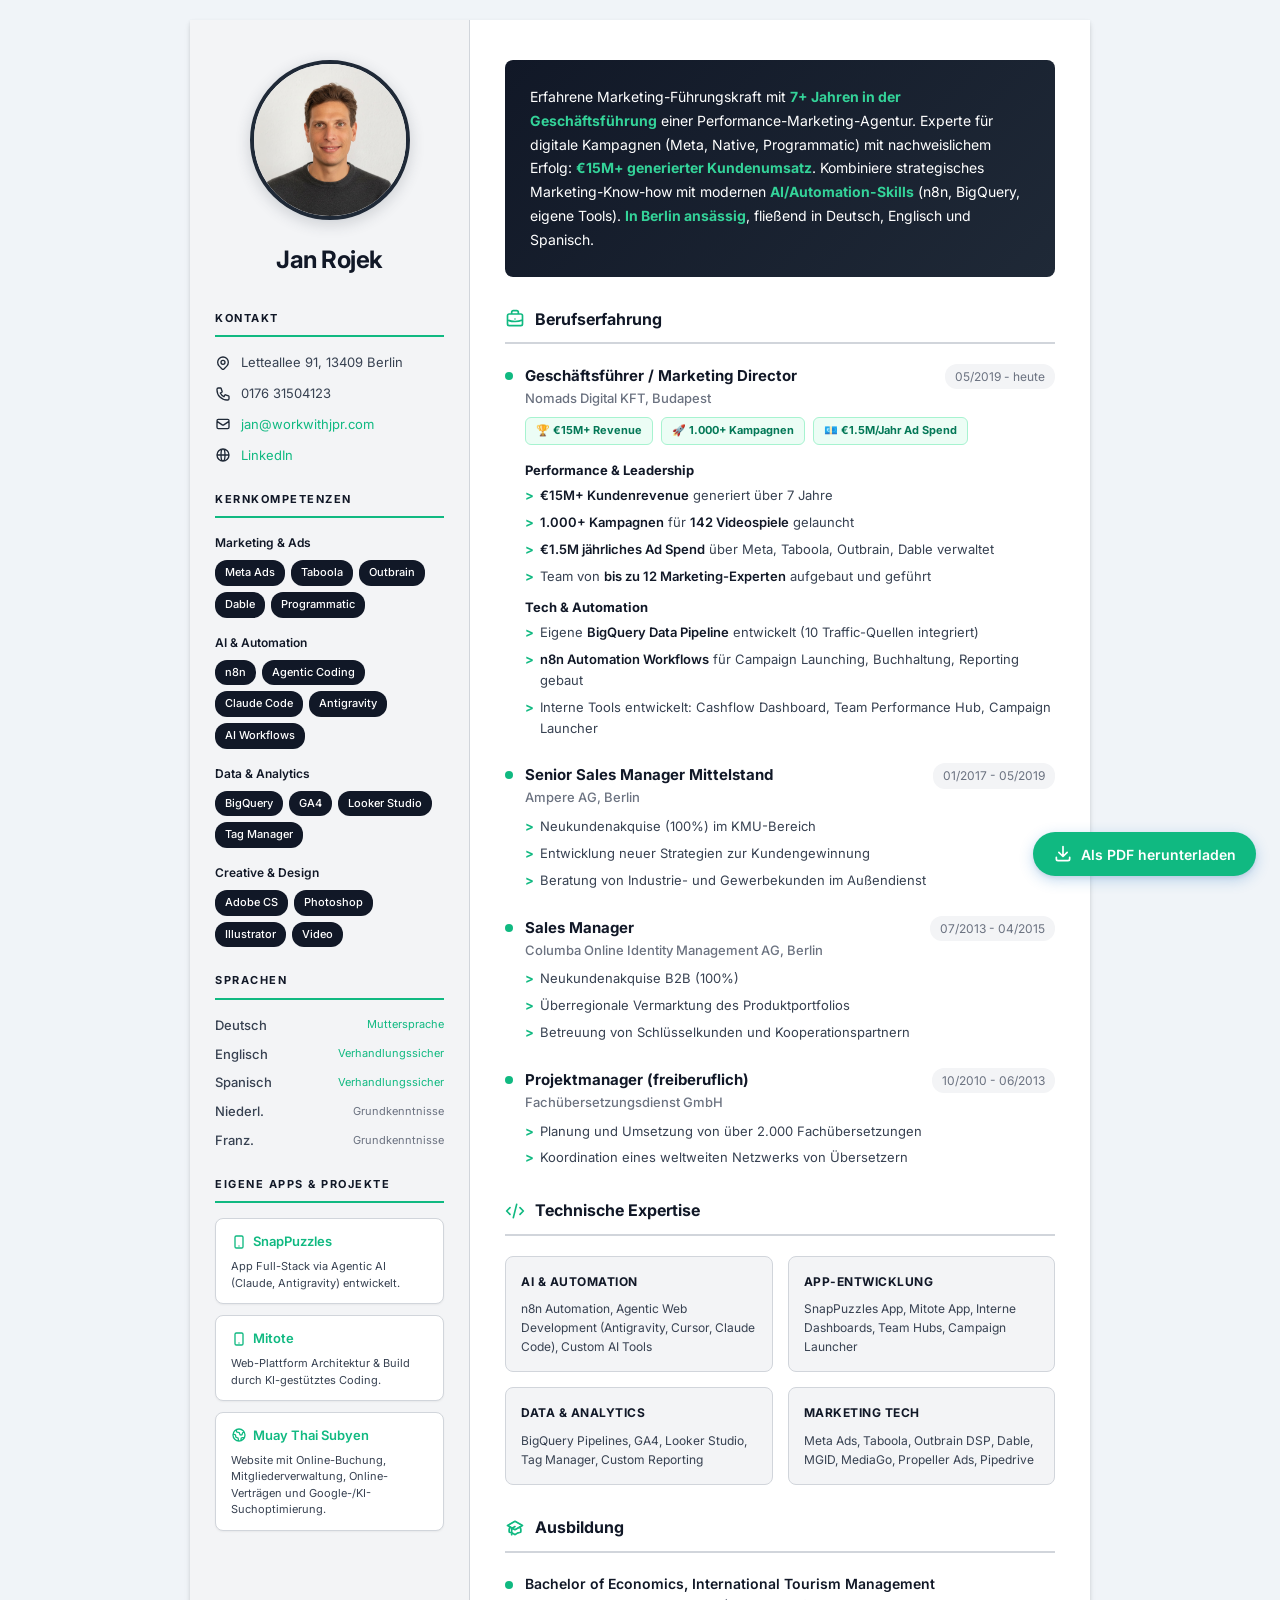
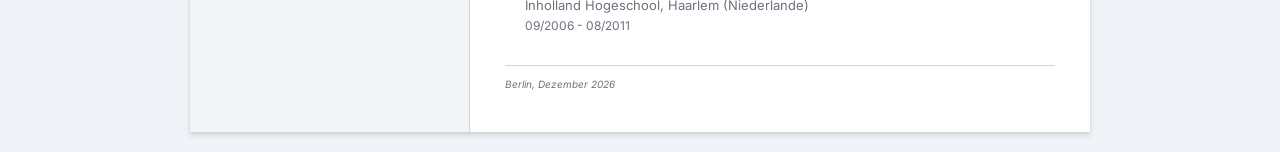
<file: index.html>
<!DOCTYPE html>
<html lang="de">
<head>
  <meta charset="UTF-8">
  <meta http-equiv="refresh" content="0; url=/index-de.html">
  <link rel="canonical" href="/index-de.html">
  <title>Lebenslauf - Jan Rojek</title>
</head>
<body>
  <p>Weiterleitung zum Lebenslauf… <a href="/index-de.html">Hier klicken falls nicht automatisch weitergeleitet</a></p>
</body>
</html>
</file>
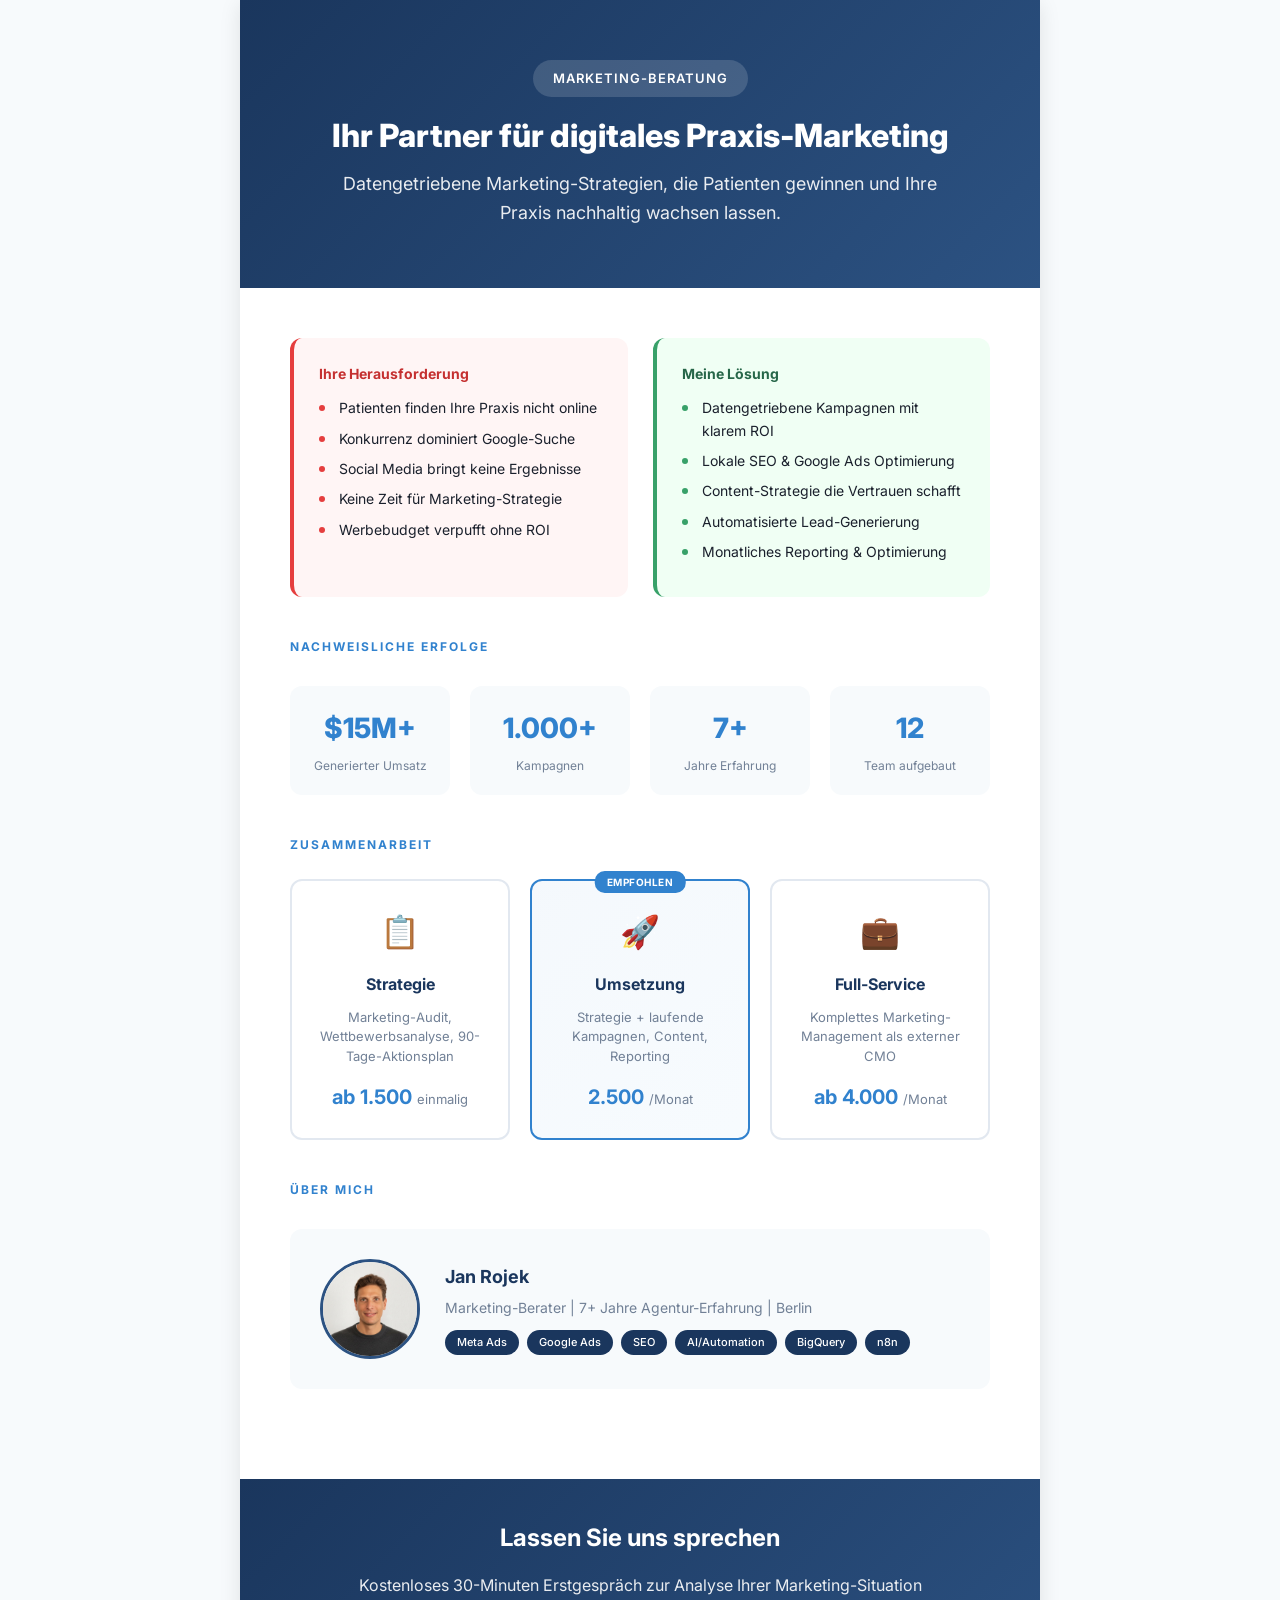
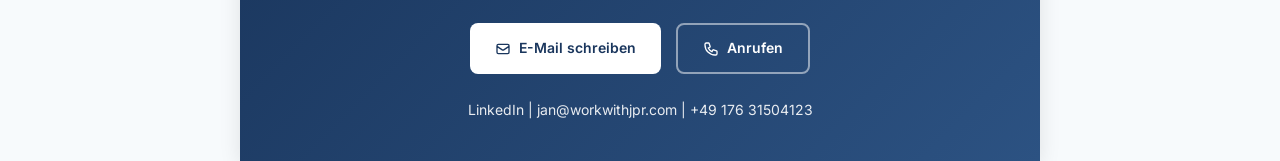
<file: consultant-pitch-de.html>
<!DOCTYPE html>
<html lang="de">
<head>
  <meta charset="UTF-8">
  <meta name="viewport" content="width=device-width, initial-scale=1.0">
  <title>Marketing-Beratung - Jan Rojek</title>
  <link rel="preconnect" href="https://fonts.googleapis.com">
  <link rel="preconnect" href="https://fonts.gstatic.com" crossorigin>
  <link href="https://fonts.googleapis.com/css2?family=Inter:wght@400;500;600;700;800&display=swap" rel="stylesheet">
  <style>
    :root {
      --primary: #1a365d;
      --primary-light: #2c5282;
      --accent: #3182ce;
      --accent-light: #63b3ed;
      --text: #1a202c;
      --text-light: #718096;
      --bg: #ffffff;
      --bg-light: #f7fafc;
      --border: #e2e8f0;
      --success: #38a169;
    }

    * {
      margin: 0;
      padding: 0;
      box-sizing: border-box;
    }

    body {
      font-family: 'Inter', -apple-system, BlinkMacSystemFont, 'Segoe UI', Roboto, sans-serif;
      font-size: 16px;
      line-height: 1.6;
      color: var(--text);
      background: var(--bg-light);
    }

    .container {
      max-width: 800px;
      margin: 0 auto;
      background: var(--bg);
      box-shadow: 0 4px 20px rgba(0, 0, 0, 0.1);
    }

    /* Hero Section */
    .hero {
      background: linear-gradient(135deg, var(--primary) 0%, var(--primary-light) 100%);
      color: white;
      padding: 60px 50px;
      text-align: center;
    }

    .hero-badge {
      display: inline-block;
      background: rgba(255, 255, 255, 0.15);
      padding: 8px 20px;
      border-radius: 20px;
      font-size: 13px;
      font-weight: 600;
      letter-spacing: 1px;
      text-transform: uppercase;
      margin-bottom: 20px;
    }

    .hero h1 {
      font-size: 32px;
      font-weight: 800;
      line-height: 1.2;
      margin-bottom: 15px;
    }

    .hero p {
      font-size: 18px;
      opacity: 0.9;
      max-width: 600px;
      margin: 0 auto;
    }

    /* Content Section */
    .content {
      padding: 50px;
    }

    .section {
      margin-bottom: 40px;
    }

    .section-title {
      font-size: 12px;
      font-weight: 700;
      text-transform: uppercase;
      letter-spacing: 2px;
      color: var(--accent);
      margin-bottom: 15px;
    }

    /* Problem/Solution Grid */
    .problem-solution {
      display: grid;
      grid-template-columns: 1fr 1fr;
      gap: 25px;
      margin-bottom: 30px;
    }

    .problem-box, .solution-box {
      padding: 25px;
      border-radius: 12px;
    }

    .problem-box {
      background: #fff5f5;
      border-left: 4px solid #e53e3e;
    }

    .solution-box {
      background: #f0fff4;
      border-left: 4px solid var(--success);
    }

    .box-title {
      font-size: 14px;
      font-weight: 700;
      margin-bottom: 12px;
      display: flex;
      align-items: center;
      gap: 8px;
    }

    .problem-box .box-title {
      color: #c53030;
    }

    .solution-box .box-title {
      color: #276749;
    }

    .box-list {
      list-style: none;
      font-size: 14px;
    }

    .box-list li {
      margin-bottom: 8px;
      padding-left: 20px;
      position: relative;
    }

    .box-list li::before {
      content: '';
      position: absolute;
      left: 0;
      top: 8px;
      width: 6px;
      height: 6px;
      border-radius: 50%;
    }

    .problem-box .box-list li::before {
      background: #e53e3e;
    }

    .solution-box .box-list li::before {
      background: var(--success);
    }

    /* Stats */
    .stats {
      display: grid;
      grid-template-columns: repeat(4, 1fr);
      gap: 20px;
      margin: 30px 0;
    }

    .stat {
      text-align: center;
      padding: 20px;
      background: var(--bg-light);
      border-radius: 12px;
    }

    .stat-number {
      font-size: 28px;
      font-weight: 800;
      color: var(--accent);
    }

    .stat-label {
      font-size: 12px;
      color: var(--text-light);
      margin-top: 5px;
    }

    /* Services */
    .services {
      display: grid;
      grid-template-columns: repeat(3, 1fr);
      gap: 20px;
      margin: 25px 0;
    }

    .service {
      padding: 25px;
      border: 2px solid var(--border);
      border-radius: 12px;
      text-align: center;
      transition: all 0.3s;
    }

    .service:hover {
      border-color: var(--accent);
      transform: translateY(-3px);
      box-shadow: 0 8px 25px rgba(49, 130, 206, 0.15);
    }

    .service.featured {
      border-color: var(--accent);
      background: linear-gradient(135deg, rgba(49, 130, 206, 0.05) 0%, rgba(99, 179, 237, 0.05) 100%);
      position: relative;
    }

    .service.featured::before {
      content: 'EMPFOHLEN';
      position: absolute;
      top: -10px;
      left: 50%;
      transform: translateX(-50%);
      background: var(--accent);
      color: white;
      font-size: 10px;
      font-weight: 700;
      padding: 3px 12px;
      border-radius: 10px;
      letter-spacing: 0.5px;
    }

    .service-icon {
      font-size: 32px;
      margin-bottom: 15px;
    }

    .service-title {
      font-size: 16px;
      font-weight: 700;
      color: var(--primary);
      margin-bottom: 10px;
    }

    .service-desc {
      font-size: 13px;
      color: var(--text-light);
      margin-bottom: 15px;
      line-height: 1.5;
    }

    .service-price {
      font-size: 20px;
      font-weight: 700;
      color: var(--accent);
    }

    .service-price span {
      font-size: 13px;
      font-weight: 400;
      color: var(--text-light);
    }

    /* Profile Section */
    .profile {
      display: flex;
      gap: 25px;
      align-items: center;
      padding: 30px;
      background: var(--bg-light);
      border-radius: 12px;
      margin: 30px 0;
    }

    .profile-photo {
      width: 100px;
      height: 100px;
      border-radius: 50%;
      object-fit: cover;
      border: 3px solid var(--primary-light);
    }

    .profile-info h3 {
      font-size: 18px;
      color: var(--primary);
      margin-bottom: 5px;
    }

    .profile-title {
      font-size: 14px;
      color: var(--text-light);
      margin-bottom: 10px;
    }

    .profile-highlights {
      display: flex;
      flex-wrap: wrap;
      gap: 8px;
    }

    .highlight-tag {
      background: var(--primary);
      color: white;
      padding: 4px 12px;
      border-radius: 15px;
      font-size: 11px;
      font-weight: 500;
    }

    /* CTA Section */
    .cta {
      background: linear-gradient(135deg, var(--primary) 0%, var(--primary-light) 100%);
      color: white;
      padding: 40px 50px;
      text-align: center;
    }

    .cta h2 {
      font-size: 24px;
      margin-bottom: 15px;
    }

    .cta p {
      opacity: 0.9;
      margin-bottom: 25px;
    }

    .cta-buttons {
      display: flex;
      justify-content: center;
      gap: 15px;
      flex-wrap: wrap;
    }

    .cta-button {
      display: inline-flex;
      align-items: center;
      gap: 8px;
      padding: 12px 25px;
      border-radius: 8px;
      font-size: 14px;
      font-weight: 600;
      text-decoration: none;
      transition: all 0.3s;
    }

    .cta-button.primary {
      background: white;
      color: var(--primary);
    }

    .cta-button.secondary {
      background: transparent;
      color: white;
      border: 2px solid rgba(255, 255, 255, 0.5);
    }

    .cta-button:hover {
      transform: translateY(-2px);
    }

    .contact-info {
      margin-top: 25px;
      font-size: 14px;
      opacity: 0.9;
    }

    .contact-info a {
      color: white;
      text-decoration: none;
    }

    /* Print Styles */
    @media print {
      body {
        background: white;
      }
      .container {
        box-shadow: none;
        max-width: 100%;
      }
      .hero {
        padding: 40px 30px;
        -webkit-print-color-adjust: exact;
        print-color-adjust: exact;
      }
      .content {
        padding: 30px;
      }
      .cta {
        padding: 30px;
        -webkit-print-color-adjust: exact;
        print-color-adjust: exact;
      }
      .service:hover {
        transform: none;
        box-shadow: none;
      }
    }
  </style>
</head>
<body>
  <div class="container">
    <!-- Hero -->
    <header class="hero">
      <div class="hero-badge">Marketing-Beratung</div>
      <h1>Ihr Partner für digitales Praxis-Marketing</h1>
      <p>Datengetriebene Marketing-Strategien, die Patienten gewinnen und Ihre Praxis nachhaltig wachsen lassen.</p>
    </header>

    <!-- Content -->
    <div class="content">
      <!-- Problem/Solution -->
      <section class="section">
        <div class="problem-solution">
          <div class="problem-box">
            <div class="box-title">
              <span>Ihre Herausforderung</span>
            </div>
            <ul class="box-list">
              <li>Patienten finden Ihre Praxis nicht online</li>
              <li>Konkurrenz dominiert Google-Suche</li>
              <li>Social Media bringt keine Ergebnisse</li>
              <li>Keine Zeit für Marketing-Strategie</li>
              <li>Werbebudget verpufft ohne ROI</li>
            </ul>
          </div>
          <div class="solution-box">
            <div class="box-title">
              <span>Meine Lösung</span>
            </div>
            <ul class="box-list">
              <li>Datengetriebene Kampagnen mit klarem ROI</li>
              <li>Lokale SEO & Google Ads Optimierung</li>
              <li>Content-Strategie die Vertrauen schafft</li>
              <li>Automatisierte Lead-Generierung</li>
              <li>Monatliches Reporting & Optimierung</li>
            </ul>
          </div>
        </div>
      </section>

      <!-- Stats -->
      <section class="section">
        <h3 class="section-title">Nachweisliche Erfolge</h3>
        <div class="stats">
          <div class="stat">
            <div class="stat-number">$15M+</div>
            <div class="stat-label">Generierter Umsatz</div>
          </div>
          <div class="stat">
            <div class="stat-number">1.000+</div>
            <div class="stat-label">Kampagnen</div>
          </div>
          <div class="stat">
            <div class="stat-number">7+</div>
            <div class="stat-label">Jahre Erfahrung</div>
          </div>
          <div class="stat">
            <div class="stat-number">12</div>
            <div class="stat-label">Team aufgebaut</div>
          </div>
        </div>
      </section>

      <!-- Services -->
      <section class="section">
        <h3 class="section-title">Zusammenarbeit</h3>
        <div class="services">
          <div class="service">
            <div class="service-icon">📋</div>
            <div class="service-title">Strategie</div>
            <div class="service-desc">Marketing-Audit, Wettbewerbsanalyse, 90-Tage-Aktionsplan</div>
            <div class="service-price">ab 1.500 <span>einmalig</span></div>
          </div>
          <div class="service featured">
            <div class="service-icon">🚀</div>
            <div class="service-title">Umsetzung</div>
            <div class="service-desc">Strategie + laufende Kampagnen, Content, Reporting</div>
            <div class="service-price">2.500 <span>/Monat</span></div>
          </div>
          <div class="service">
            <div class="service-icon">💼</div>
            <div class="service-title">Full-Service</div>
            <div class="service-desc">Komplettes Marketing-Management als externer CMO</div>
            <div class="service-price">ab 4.000 <span>/Monat</span></div>
          </div>
        </div>
      </section>

      <!-- Profile -->
      <section class="section">
        <h3 class="section-title">Über mich</h3>
        <div class="profile">
          <img src="photo.jpg" alt="Jan Rojek" class="profile-photo">
          <div class="profile-info">
            <h3>Jan Rojek</h3>
            <div class="profile-title">Marketing-Berater | 7+ Jahre Agentur-Erfahrung | Berlin</div>
            <div class="profile-highlights">
              <span class="highlight-tag">Meta Ads</span>
              <span class="highlight-tag">Google Ads</span>
              <span class="highlight-tag">SEO</span>
              <span class="highlight-tag">AI/Automation</span>
              <span class="highlight-tag">BigQuery</span>
              <span class="highlight-tag">n8n</span>
            </div>
          </div>
        </div>
      </section>
    </div>

    <!-- CTA -->
    <footer class="cta">
      <h2>Lassen Sie uns sprechen</h2>
      <p>Kostenloses 30-Minuten Erstgespräch zur Analyse Ihrer Marketing-Situation</p>
      <div class="cta-buttons">
        <a href="mailto:jan@workwithjpr.com" class="cta-button primary">
          <svg width="16" height="16" viewBox="0 0 24 24" fill="none" stroke="currentColor" stroke-width="2">
            <path d="M3 8l7.89 5.26a2 2 0 002.22 0L21 8M5 19h14a2 2 0 002-2V7a2 2 0 00-2-2H5a2 2 0 00-2 2v10a2 2 0 002 2z"/>
          </svg>
          E-Mail schreiben
        </a>
        <a href="tel:+4917631504123" class="cta-button secondary">
          <svg width="16" height="16" viewBox="0 0 24 24" fill="none" stroke="currentColor" stroke-width="2">
            <path d="M3 5a2 2 0 012-2h3.28a1 1 0 01.948.684l1.498 4.493a1 1 0 01-.502 1.21l-2.257 1.13a11.042 11.042 0 005.516 5.516l1.13-2.257a1 1 0 011.21-.502l4.493 1.498a1 1 0 01.684.949V19a2 2 0 01-2 2h-1C9.716 21 3 14.284 3 6V5z"/>
          </svg>
          Anrufen
        </a>
      </div>
      <div class="contact-info">
        <a href="https://www.linkedin.com/in/workwithjpr/">LinkedIn</a> |
        <a href="mailto:jan@workwithjpr.com">jan@workwithjpr.com</a> |
        +49 176 31504123
      </div>
    </footer>
  </div>
</body>
</html>
</file>
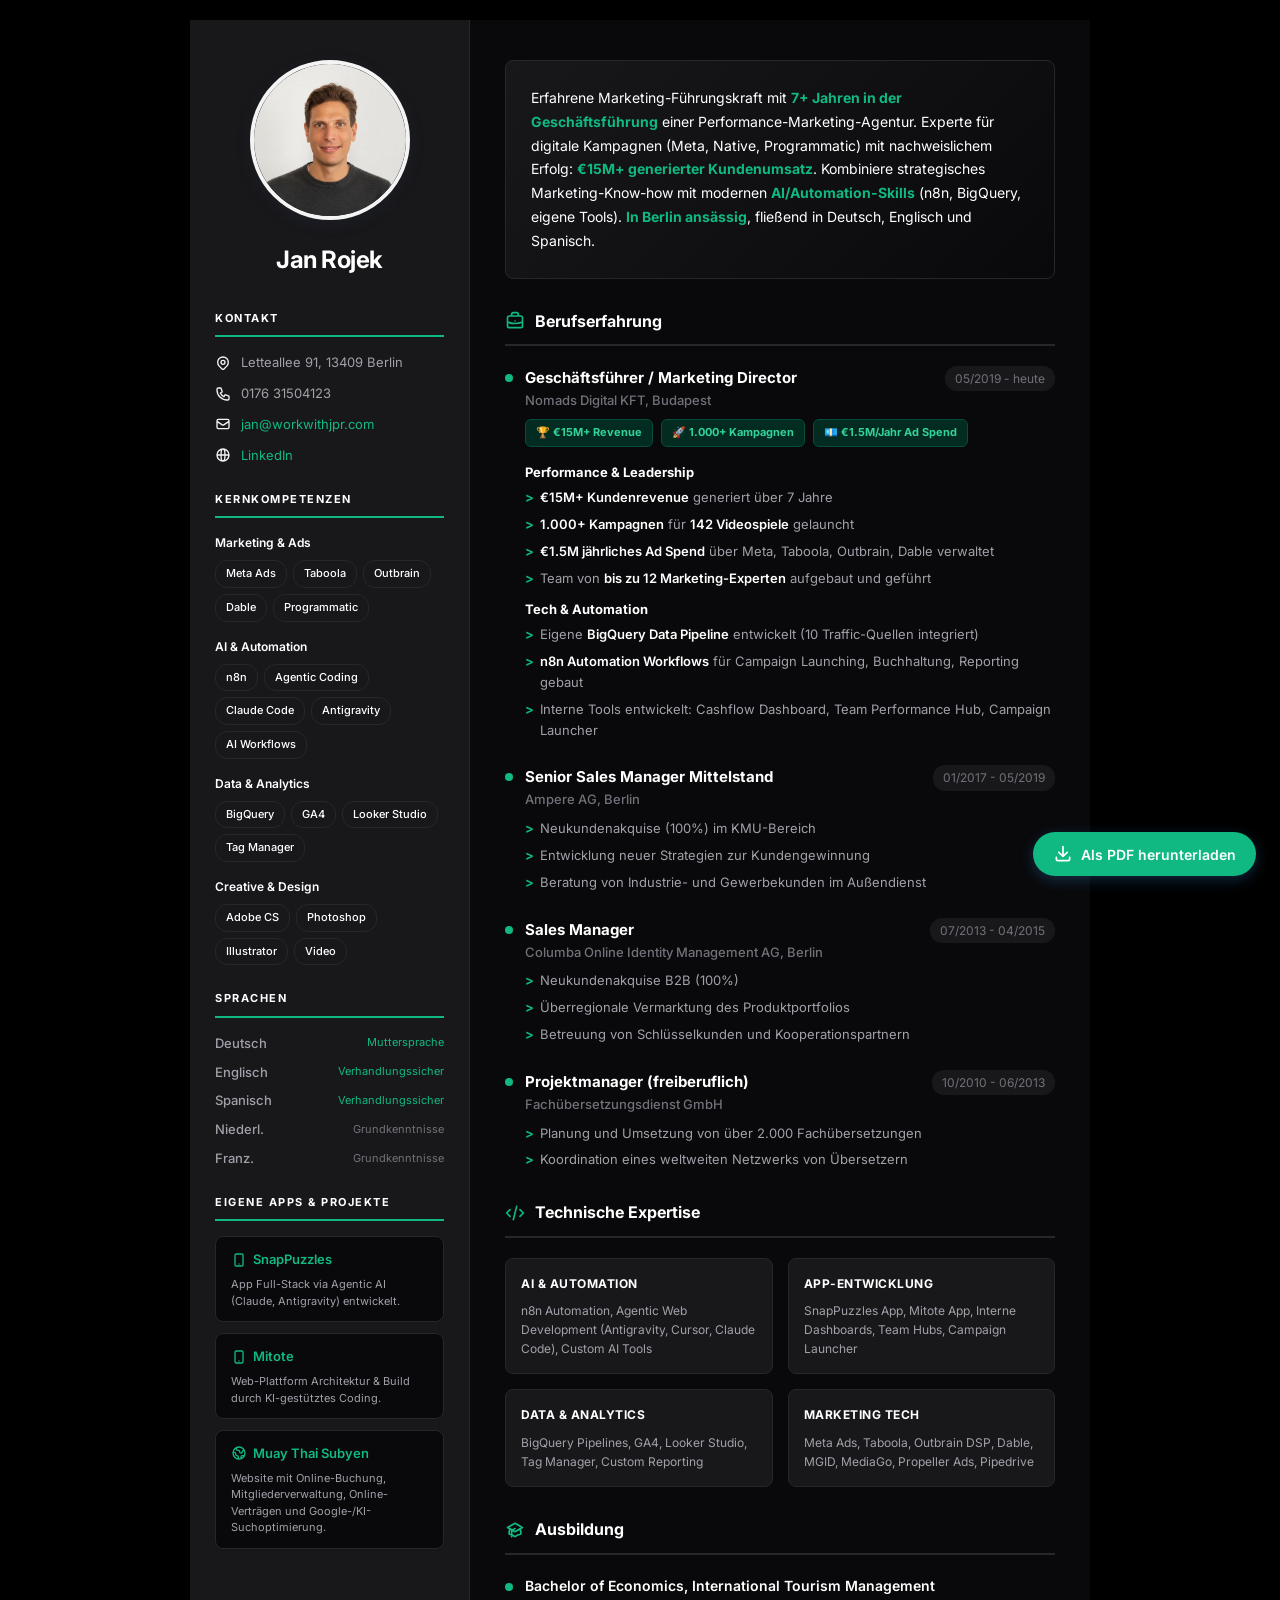
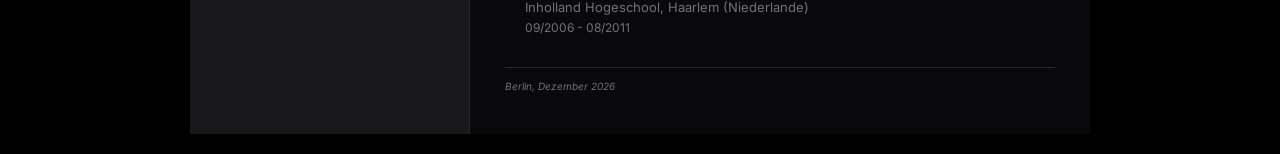
<file: index-de-jpr-dark.html>
<!DOCTYPE html>
<html lang="de">
<head>
  <meta charset="UTF-8">
  <meta name="viewport" content="width=device-width, initial-scale=1.0">
  <title>Lebenslauf - Jan Rojek</title>
  <link rel="preconnect" href="https://fonts.googleapis.com">
  <link rel="preconnect" href="https://fonts.gstatic.com" crossorigin>
  <link href="https://fonts.googleapis.com/css2?family=Inter:wght@400;500;600;700&display=swap" rel="stylesheet">
  <link rel="stylesheet" href="styles-jpr-dark.css">
  <link rel="stylesheet" href="print.css" media="print">
</head>
<body>
  <div class="cv-container">
    <!-- Sidebar -->
    <aside class="sidebar">
      <div class="photo-container">
        <img src="photo.jpg" alt="Jan Rojek" class="photo">
        <h1 class="name">Jan Rojek</h1>
      </div>

      <!-- Contact -->
      <div class="contact-section">
        <h2 class="section-title">Kontakt</h2>
        <div class="contact-item">
          <svg xmlns="http://www.w3.org/2000/svg" fill="none" viewBox="0 0 24 24" stroke="currentColor">
            <path stroke-linecap="round" stroke-linejoin="round" stroke-width="2" d="M17.657 16.657L13.414 20.9a1.998 1.998 0 01-2.827 0l-4.244-4.243a8 8 0 1111.314 0z" />
            <path stroke-linecap="round" stroke-linejoin="round" stroke-width="2" d="M15 11a3 3 0 11-6 0 3 3 0 016 0z" />
          </svg>
          <span>Letteallee 91, 13409 Berlin</span>
        </div>
        <div class="contact-item">
          <svg xmlns="http://www.w3.org/2000/svg" fill="none" viewBox="0 0 24 24" stroke="currentColor">
            <path stroke-linecap="round" stroke-linejoin="round" stroke-width="2" d="M3 5a2 2 0 012-2h3.28a1 1 0 01.948.684l1.498 4.493a1 1 0 01-.502 1.21l-2.257 1.13a11.042 11.042 0 005.516 5.516l1.13-2.257a1 1 0 011.21-.502l4.493 1.498a1 1 0 01.684.949V19a2 2 0 01-2 2h-1C9.716 21 3 14.284 3 6V5z" />
          </svg>
          <span>0176 31504123</span>
        </div>
        <div class="contact-item">
          <svg xmlns="http://www.w3.org/2000/svg" fill="none" viewBox="0 0 24 24" stroke="currentColor">
            <path stroke-linecap="round" stroke-linejoin="round" stroke-width="2" d="M3 8l7.89 5.26a2 2 0 002.22 0L21 8M5 19h14a2 2 0 002-2V7a2 2 0 00-2-2H5a2 2 0 00-2 2v10a2 2 0 002 2z" />
          </svg>
          <a href="mailto:jan@workwithjpr.com">jan@workwithjpr.com</a>
        </div>
        <div class="contact-item">
          <svg xmlns="http://www.w3.org/2000/svg" fill="none" viewBox="0 0 24 24" stroke="currentColor">
            <path stroke-linecap="round" stroke-linejoin="round" stroke-width="2" d="M21 12a9 9 0 01-9 9m9-9a9 9 0 00-9-9m9 9H3m9 9a9 9 0 01-9-9m9 9c1.657 0 3-4.03 3-9s-1.343-9-3-9m0 18c-1.657 0-3-4.03-3-9s1.343-9 3-9m-9 9a9 9 0 019-9" />
          </svg>
          <a href="https://www.linkedin.com/in/workwithjpr/" target="_blank">LinkedIn</a>
        </div>
      </div>

      <!-- Skills -->
      <div class="skills-section">
        <h2 class="section-title">Kernkompetenzen</h2>

        <div class="skill-category">
          <div class="skill-category-title">Marketing & Ads</div>
          <div class="skill-tags">
            <span class="skill-tag">Meta Ads</span>
            <span class="skill-tag">Taboola</span>
            <span class="skill-tag">Outbrain</span>
            <span class="skill-tag">Dable</span>
            <span class="skill-tag">Programmatic</span>
          </div>
        </div>

        <div class="skill-category">
          <div class="skill-category-title">AI & Automation</div>
          <div class="skill-tags">
            <span class="skill-tag">n8n</span>
            <span class="skill-tag">Agentic Coding</span>
            <span class="skill-tag">Claude Code</span>
            <span class="skill-tag">Antigravity</span>
            <span class="skill-tag">AI Workflows</span>
          </div>
        </div>

        <div class="skill-category">
          <div class="skill-category-title">Data & Analytics</div>
          <div class="skill-tags">
            <span class="skill-tag">BigQuery</span>
            <span class="skill-tag">GA4</span>
            <span class="skill-tag">Looker Studio</span>
            <span class="skill-tag">Tag Manager</span>
          </div>
        </div>

        <div class="skill-category">
          <div class="skill-category-title">Creative & Design</div>
          <div class="skill-tags">
            <span class="skill-tag">Adobe CS</span>
            <span class="skill-tag">Photoshop</span>
            <span class="skill-tag">Illustrator</span>
            <span class="skill-tag">Video</span>
          </div>
        </div>
      </div>

      <!-- Languages -->
      <div class="skills-section">
        <h2 class="section-title">Sprachen</h2>
        <div class="language-item">
          <span class="language-name">Deutsch</span>
          <span style="font-size: 11px; color: var(--accent);">Muttersprache</span>
        </div>
        <div class="language-item">
          <span class="language-name">Englisch</span>
          <span style="font-size: 11px; color: var(--accent);">Verhandlungssicher</span>
        </div>
        <div class="language-item">
          <span class="language-name">Spanisch</span>
          <span style="font-size: 11px; color: var(--accent);">Verhandlungssicher</span>
        </div>
        <div class="language-item">
          <span class="language-name">Niederl.</span>
          <span style="font-size: 11px; color: var(--text-light);">Grundkenntnisse</span>
        </div>
        <div class="language-item">
          <span class="language-name">Franz.</span>
          <span style="font-size: 11px; color: var(--text-light);">Grundkenntnisse</span>
        </div>
      </div>

      <!-- Portfolio -->
      <div class="portfolio-section">
        <h2 class="section-title">Eigene Apps & Projekte</h2>
        <div class="portfolio-links" style="flex-direction: column; gap: 6px;">
          <a href="https://snappuzzles.app" target="_blank" class="portfolio-card">
            <div class="portfolio-card-header">
              <svg xmlns="http://www.w3.org/2000/svg" fill="none" viewBox="0 0 24 24" stroke="currentColor">
                <path stroke-linecap="round" stroke-linejoin="round" stroke-width="2" d="M12 18h.01M8 21h8a2 2 0 002-2V5a2 2 0 00-2-2H8a2 2 0 00-2 2v14a2 2 0 002 2z" />
              </svg>
              <span>SnapPuzzles</span>
            </div>
            <p class="portfolio-desc">App Full-Stack via Agentic AI (Claude, Antigravity) entwickelt.</p>
          </a>
          <a href="https://mitote.io" target="_blank" class="portfolio-card" style="margin-top: 5px;">
            <div class="portfolio-card-header">
              <svg xmlns="http://www.w3.org/2000/svg" fill="none" viewBox="0 0 24 24" stroke="currentColor">
                <path stroke-linecap="round" stroke-linejoin="round" stroke-width="2" d="M12 18h.01M8 21h8a2 2 0 002-2V5a2 2 0 00-2-2H8a2 2 0 00-2 2v14a2 2 0 002 2z" />
              </svg>
              <span>Mitote</span>
            </div>
            <p class="portfolio-desc">Web-Plattform Architektur & Build durch KI-gestütztes Coding.</p>
          </a>
          <a href="https://www.muaythai-subyen.de" target="_blank" class="portfolio-card" style="margin-top: 5px;">
            <div class="portfolio-card-header">
              <svg xmlns="http://www.w3.org/2000/svg" fill="none" viewBox="0 0 24 24" stroke="currentColor">
                <path stroke-linecap="round" stroke-linejoin="round" stroke-width="2" d="M3.055 11H5a2 2 0 012 2v1a2 2 0 002 2 2 2 0 012 2v2.945M8 3.935V5.5A2.5 2.5 0 0010.5 8h.5a2 2 0 012 2 2 2 0 104 0 2 2 0 012-2h1.064M15 20.488V18a2 2 0 012-2h3.064M21 12a9 9 0 11-18 0 9 9 0 0118 0z" />
              </svg>
              <span>Muay Thai Subyen</span>
            </div>
            <p class="portfolio-desc">Website mit Online-Buchung, Mitgliederverwaltung, Online-Verträgen und Google-/KI-Suchoptimierung.</p>
          </a>
        </div>
      </div>
    </aside>

    <!-- Main Content -->
    <main class="main-content">
      <!-- Summary -->
      <div class="summary">
        Erfahrene Marketing-Führungskraft mit <strong>7+ Jahren in der Geschäftsführung</strong> einer Performance-Marketing-Agentur. Experte für digitale Kampagnen (Meta, Native, Programmatic) mit nachweislichem Erfolg: <strong>€15M+ generierter Kundenumsatz</strong>. Kombiniere strategisches Marketing-Know-how mit modernen <strong>AI/Automation-Skills</strong> (n8n, BigQuery, eigene Tools). <strong>In Berlin ansässig</strong>, fließend in Deutsch, Englisch und Spanisch.
      </div>

      <!-- Experience -->
      <section class="main-section">
        <h2 class="main-section-title">
          <svg xmlns="http://www.w3.org/2000/svg" fill="none" viewBox="0 0 24 24" stroke="currentColor">
            <path stroke-linecap="round" stroke-linejoin="round" stroke-width="2" d="M21 13.255A23.931 23.931 0 0112 15c-3.183 0-6.22-.62-9-1.745M16 6V4a2 2 0 00-2-2h-4a2 2 0 00-2 2v2m4 6h.01M5 20h14a2 2 0 002-2V8a2 2 0 00-2-2H5a2 2 0 00-2 2v10a2 2 0 002 2z" />
          </svg>
          Berufserfahrung
        </h2>

        <div class="experience-item">
          <div class="experience-header">
            <div>
              <div class="experience-title">Geschäftsführer / Marketing Director</div>
              <div class="experience-company">Nomads Digital KFT, Budapest</div>
            </div>
            <span class="experience-date">05/2019 - heute</span>
          </div>
          <div class="experience-kpi-badges">
            <span class="kpi-badge">🏆 €15M+ Revenue</span>
            <span class="kpi-badge">🚀 1.000+ Kampagnen</span>
            <span class="kpi-badge">💶 €1.5M/Jahr Ad Spend</span>
          </div>
          <div class="experience-highlights-group">
            <div class="experience-highlights-title">Performance & Leadership</div>
            <ul class="experience-highlights">
              <li><span class="highlight-metric">€15M+ Kundenrevenue</span> generiert über 7 Jahre</li>
              <li><span class="highlight-metric">1.000+ Kampagnen</span> für <span class="highlight-metric">142 Videospiele</span> gelauncht</li>
              <li><span class="highlight-metric">€1.5M jährliches Ad Spend</span> über Meta, Taboola, Outbrain, Dable verwaltet</li>
              <li>Team von <span class="highlight-metric">bis zu 12 Marketing-Experten</span> aufgebaut und geführt</li>
            </ul>
          </div>
          <div class="experience-highlights-group">
            <div class="experience-highlights-title">Tech & Automation</div>
            <ul class="experience-highlights">
              <li>Eigene <span class="highlight-metric">BigQuery Data Pipeline</span> entwickelt (10 Traffic-Quellen integriert)</li>
              <li><span class="highlight-metric">n8n Automation Workflows</span> für Campaign Launching, Buchhaltung, Reporting gebaut</li>
              <li>Interne Tools entwickelt: Cashflow Dashboard, Team Performance Hub, Campaign Launcher</li>
            </ul>
          </div>
        </div>

        <div class="experience-item">
          <div class="experience-header">
            <div>
              <div class="experience-title">Senior Sales Manager Mittelstand</div>
              <div class="experience-company">Ampere AG, Berlin</div>
            </div>
            <span class="experience-date">01/2017 - 05/2019</span>
          </div>
          <ul class="experience-highlights">
            <li>Neukundenakquise (100%) im KMU-Bereich</li>
            <li>Entwicklung neuer Strategien zur Kundengewinnung</li>
            <li>Beratung von Industrie- und Gewerbekunden im Außendienst</li>
          </ul>
        </div>

        <div class="experience-item">
          <div class="experience-header">
            <div>
              <div class="experience-title">Sales Manager</div>
              <div class="experience-company">Columba Online Identity Management AG, Berlin</div>
            </div>
            <span class="experience-date">07/2013 - 04/2015</span>
          </div>
          <ul class="experience-highlights">
            <li>Neukundenakquise B2B (100%)</li>
            <li>Überregionale Vermarktung des Produktportfolios</li>
            <li>Betreuung von Schlüsselkunden und Kooperationspartnern</li>
          </ul>
        </div>

        <div class="experience-item">
          <div class="experience-header">
            <div>
              <div class="experience-title">Projektmanager (freiberuflich)</div>
              <div class="experience-company">Fachübersetzungsdienst GmbH</div>
            </div>
            <span class="experience-date">10/2010 - 06/2013</span>
          </div>
          <ul class="experience-highlights">
            <li>Planung und Umsetzung von über 2.000 Fachübersetzungen</li>
            <li>Koordination eines weltweiten Netzwerks von Übersetzern</li>
          </ul>
        </div>
      </section>

      <!-- Tech Stack -->
      <section class="main-section">
        <h2 class="main-section-title">
          <svg xmlns="http://www.w3.org/2000/svg" fill="none" viewBox="0 0 24 24" stroke="currentColor">
            <path stroke-linecap="round" stroke-linejoin="round" stroke-width="2" d="M10 20l4-16m4 4l4 4-4 4M6 16l-4-4 4-4" />
          </svg>
          Technische Expertise
        </h2>
        <div class="tech-grid">
          <div class="tech-category">
            <div class="tech-category-title">AI & Automation</div>
            <div class="tech-list">n8n Automation, Agentic Web Development (Antigravity, Cursor, Claude Code), Custom AI Tools</div>
          </div>
          <div class="tech-category">
            <div class="tech-category-title">App-Entwicklung</div>
            <div class="tech-list">SnapPuzzles App, Mitote App, Interne Dashboards, Team Hubs, Campaign Launcher</div>
          </div>
          <div class="tech-category">
            <div class="tech-category-title">Data & Analytics</div>
            <div class="tech-list">BigQuery Pipelines, GA4, Looker Studio, Tag Manager, Custom Reporting</div>
          </div>
          <div class="tech-category">
            <div class="tech-category-title">Marketing Tech</div>
            <div class="tech-list">Meta Ads, Taboola, Outbrain DSP, Dable, MGID, MediaGo, Propeller Ads, Pipedrive</div>
          </div>
        </div>
      </section>

      <!-- Education -->
      <section class="main-section">
        <h2 class="main-section-title">
          <svg xmlns="http://www.w3.org/2000/svg" fill="none" viewBox="0 0 24 24" stroke="currentColor">
            <path d="M12 14l9-5-9-5-9 5 9 5z" />
            <path d="M12 14l6.16-3.422a12.083 12.083 0 01.665 6.479A11.952 11.952 0 0012 20.055a11.952 11.952 0 00-6.824-2.998 12.078 12.078 0 01.665-6.479L12 14z" />
            <path stroke-linecap="round" stroke-linejoin="round" stroke-width="2" d="M12 14l9-5-9-5-9 5 9 5zm0 0l6.16-3.422a12.083 12.083 0 01.665 6.479A11.952 11.952 0 0012 20.055a11.952 11.952 0 00-6.824-2.998 12.078 12.078 0 01.665-6.479L12 14zm-4 6v-7.5l4-2.222" />
          </svg>
          Ausbildung
        </h2>

        <div class="education-item">
          <div class="education-degree">Bachelor of Economics, International Tourism Management</div>
          <div class="education-school">Inholland Hogeschool, Haarlem (Niederlande)</div>
          <div class="education-date">09/2006 - 08/2011</div>
        </div>
      </section>

      <div style="margin-top: 15px; padding-top: 10px; border-top: 1px solid var(--border); color: var(--text-light); font-size: 10px; font-style: italic;">
        Berlin, <span id="cv-date"></span>
      </div>
    </main>
  </div>


  <!-- Download PDF Button (hidden in print) -->
  <button class="download-btn no-print" onclick="window.print()" aria-label="Lebenslauf als PDF herunterladen">
    <svg xmlns="http://www.w3.org/2000/svg" width="20" height="20" fill="none" viewBox="0 0 24 24" stroke="currentColor" stroke-width="2">
      <path stroke-linecap="round" stroke-linejoin="round" d="M4 16v2a2 2 0 002 2h12a2 2 0 002-2v-2M7 10l5 5 5-5M12 15V3" />
    </svg>
    <span>Als PDF herunterladen</span>
  </button>

  <script>
    // Set current date dynamically (German format)
    (function() {
      var months = ['Januar', 'Februar', 'März', 'April', 'Mai', 'Juni',
                    'Juli', 'August', 'September', 'Oktober', 'November', 'Dezember'];
      var now = new Date();
      document.getElementById('cv-date').textContent = months[now.getMonth()] + ' ' + now.getFullYear();

      // Update page title for PDF filename
      var origTitle = document.title;
      window.addEventListener('beforeprint', function() {
        var dateStr = now.toISOString().slice(0, 10); // YYYY-MM-DD
        document.title = 'Lebenslauf_Jan_Rojek_' + dateStr;
      });
      window.addEventListener('afterprint', function() {
        document.title = origTitle;
      });
    })();
  </script>
</body>
</html>
</file>
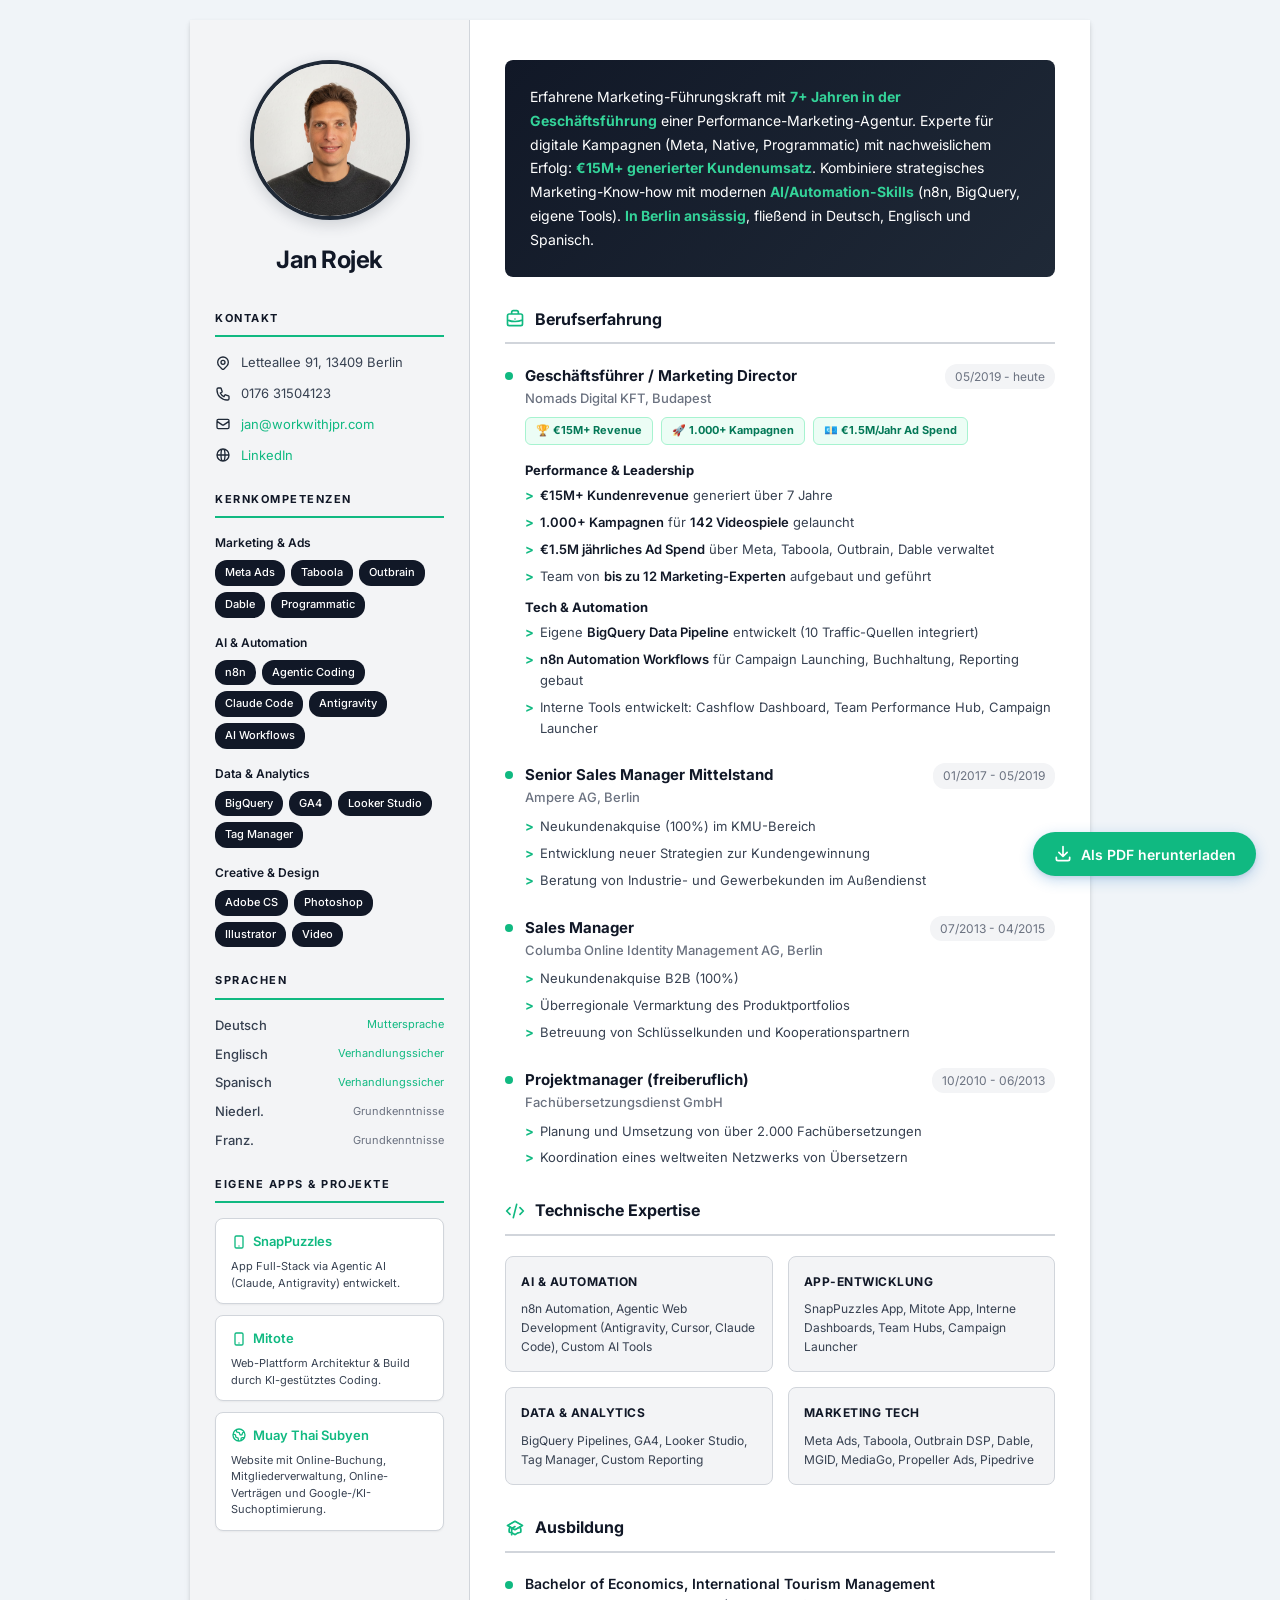
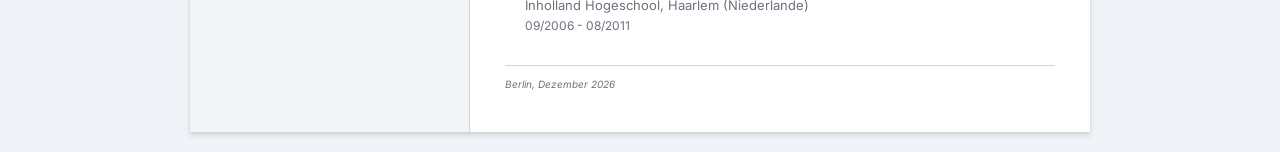
<file: index-de-jpr.html>
<!DOCTYPE html>
<html lang="de">
<head>
  <meta charset="UTF-8">
  <meta name="viewport" content="width=device-width, initial-scale=1.0">
  <title>Lebenslauf - Jan Rojek</title>
  <link rel="preconnect" href="https://fonts.googleapis.com">
  <link rel="preconnect" href="https://fonts.gstatic.com" crossorigin>
  <link href="https://fonts.googleapis.com/css2?family=Inter:wght@400;500;600;700&display=swap" rel="stylesheet">
  <link rel="stylesheet" href="styles-jpr.css">
  <link rel="stylesheet" href="print.css" media="print">
</head>
<body>
  <div class="cv-container">
    <!-- Sidebar -->
    <aside class="sidebar">
      <div class="photo-container">
        <img src="photo.jpg" alt="Jan Rojek" class="photo">
        <h1 class="name">Jan Rojek</h1>
      </div>

      <!-- Contact -->
      <div class="contact-section">
        <h2 class="section-title">Kontakt</h2>
        <div class="contact-item">
          <svg xmlns="http://www.w3.org/2000/svg" fill="none" viewBox="0 0 24 24" stroke="currentColor">
            <path stroke-linecap="round" stroke-linejoin="round" stroke-width="2" d="M17.657 16.657L13.414 20.9a1.998 1.998 0 01-2.827 0l-4.244-4.243a8 8 0 1111.314 0z" />
            <path stroke-linecap="round" stroke-linejoin="round" stroke-width="2" d="M15 11a3 3 0 11-6 0 3 3 0 016 0z" />
          </svg>
          <span>Letteallee 91, 13409 Berlin</span>
        </div>
        <div class="contact-item">
          <svg xmlns="http://www.w3.org/2000/svg" fill="none" viewBox="0 0 24 24" stroke="currentColor">
            <path stroke-linecap="round" stroke-linejoin="round" stroke-width="2" d="M3 5a2 2 0 012-2h3.28a1 1 0 01.948.684l1.498 4.493a1 1 0 01-.502 1.21l-2.257 1.13a11.042 11.042 0 005.516 5.516l1.13-2.257a1 1 0 011.21-.502l4.493 1.498a1 1 0 01.684.949V19a2 2 0 01-2 2h-1C9.716 21 3 14.284 3 6V5z" />
          </svg>
          <span>0176 31504123</span>
        </div>
        <div class="contact-item">
          <svg xmlns="http://www.w3.org/2000/svg" fill="none" viewBox="0 0 24 24" stroke="currentColor">
            <path stroke-linecap="round" stroke-linejoin="round" stroke-width="2" d="M3 8l7.89 5.26a2 2 0 002.22 0L21 8M5 19h14a2 2 0 002-2V7a2 2 0 00-2-2H5a2 2 0 00-2 2v10a2 2 0 002 2z" />
          </svg>
          <a href="mailto:jan@workwithjpr.com">jan@workwithjpr.com</a>
        </div>
        <div class="contact-item">
          <svg xmlns="http://www.w3.org/2000/svg" fill="none" viewBox="0 0 24 24" stroke="currentColor">
            <path stroke-linecap="round" stroke-linejoin="round" stroke-width="2" d="M21 12a9 9 0 01-9 9m9-9a9 9 0 00-9-9m9 9H3m9 9a9 9 0 01-9-9m9 9c1.657 0 3-4.03 3-9s-1.343-9-3-9m0 18c-1.657 0-3-4.03-3-9s1.343-9 3-9m-9 9a9 9 0 019-9" />
          </svg>
          <a href="https://www.linkedin.com/in/workwithjpr/" target="_blank">LinkedIn</a>
        </div>
      </div>

      <!-- Skills -->
      <div class="skills-section">
        <h2 class="section-title">Kernkompetenzen</h2>

        <div class="skill-category">
          <div class="skill-category-title">Marketing & Ads</div>
          <div class="skill-tags">
            <span class="skill-tag">Meta Ads</span>
            <span class="skill-tag">Taboola</span>
            <span class="skill-tag">Outbrain</span>
            <span class="skill-tag">Dable</span>
            <span class="skill-tag">Programmatic</span>
          </div>
        </div>

        <div class="skill-category">
          <div class="skill-category-title">AI & Automation</div>
          <div class="skill-tags">
            <span class="skill-tag">n8n</span>
            <span class="skill-tag">Agentic Coding</span>
            <span class="skill-tag">Claude Code</span>
            <span class="skill-tag">Antigravity</span>
            <span class="skill-tag">AI Workflows</span>
          </div>
        </div>

        <div class="skill-category">
          <div class="skill-category-title">Data & Analytics</div>
          <div class="skill-tags">
            <span class="skill-tag">BigQuery</span>
            <span class="skill-tag">GA4</span>
            <span class="skill-tag">Looker Studio</span>
            <span class="skill-tag">Tag Manager</span>
          </div>
        </div>

        <div class="skill-category">
          <div class="skill-category-title">Creative & Design</div>
          <div class="skill-tags">
            <span class="skill-tag">Adobe CS</span>
            <span class="skill-tag">Photoshop</span>
            <span class="skill-tag">Illustrator</span>
            <span class="skill-tag">Video</span>
          </div>
        </div>
      </div>

      <!-- Languages -->
      <div class="skills-section">
        <h2 class="section-title">Sprachen</h2>
        <div class="language-item">
          <span class="language-name">Deutsch</span>
          <span style="font-size: 11px; color: var(--accent);">Muttersprache</span>
        </div>
        <div class="language-item">
          <span class="language-name">Englisch</span>
          <span style="font-size: 11px; color: var(--accent);">Verhandlungssicher</span>
        </div>
        <div class="language-item">
          <span class="language-name">Spanisch</span>
          <span style="font-size: 11px; color: var(--accent);">Verhandlungssicher</span>
        </div>
        <div class="language-item">
          <span class="language-name">Niederl.</span>
          <span style="font-size: 11px; color: var(--text-light);">Grundkenntnisse</span>
        </div>
        <div class="language-item">
          <span class="language-name">Franz.</span>
          <span style="font-size: 11px; color: var(--text-light);">Grundkenntnisse</span>
        </div>
      </div>

      <!-- Portfolio -->
      <div class="portfolio-section">
        <h2 class="section-title">Eigene Apps & Projekte</h2>
        <div class="portfolio-links" style="flex-direction: column; gap: 6px;">
          <a href="https://snappuzzles.app" target="_blank" class="portfolio-card">
            <div class="portfolio-card-header">
              <svg xmlns="http://www.w3.org/2000/svg" fill="none" viewBox="0 0 24 24" stroke="currentColor">
                <path stroke-linecap="round" stroke-linejoin="round" stroke-width="2" d="M12 18h.01M8 21h8a2 2 0 002-2V5a2 2 0 00-2-2H8a2 2 0 00-2 2v14a2 2 0 002 2z" />
              </svg>
              <span>SnapPuzzles</span>
            </div>
            <p class="portfolio-desc">App Full-Stack via Agentic AI (Claude, Antigravity) entwickelt.</p>
          </a>
          <a href="https://mitote.io" target="_blank" class="portfolio-card" style="margin-top: 5px;">
            <div class="portfolio-card-header">
              <svg xmlns="http://www.w3.org/2000/svg" fill="none" viewBox="0 0 24 24" stroke="currentColor">
                <path stroke-linecap="round" stroke-linejoin="round" stroke-width="2" d="M12 18h.01M8 21h8a2 2 0 002-2V5a2 2 0 00-2-2H8a2 2 0 00-2 2v14a2 2 0 002 2z" />
              </svg>
              <span>Mitote</span>
            </div>
            <p class="portfolio-desc">Web-Plattform Architektur & Build durch KI-gestütztes Coding.</p>
          </a>
          <a href="https://www.muaythai-subyen.de" target="_blank" class="portfolio-card" style="margin-top: 5px;">
            <div class="portfolio-card-header">
              <svg xmlns="http://www.w3.org/2000/svg" fill="none" viewBox="0 0 24 24" stroke="currentColor">
                <path stroke-linecap="round" stroke-linejoin="round" stroke-width="2" d="M3.055 11H5a2 2 0 012 2v1a2 2 0 002 2 2 2 0 012 2v2.945M8 3.935V5.5A2.5 2.5 0 0010.5 8h.5a2 2 0 012 2 2 2 0 104 0 2 2 0 012-2h1.064M15 20.488V18a2 2 0 012-2h3.064M21 12a9 9 0 11-18 0 9 9 0 0118 0z" />
              </svg>
              <span>Muay Thai Subyen</span>
            </div>
            <p class="portfolio-desc">Website mit Online-Buchung, Mitgliederverwaltung, Online-Verträgen und Google-/KI-Suchoptimierung.</p>
          </a>
        </div>
      </div>
    </aside>

    <!-- Main Content -->
    <main class="main-content">
      <!-- Summary -->
      <div class="summary">
        Erfahrene Marketing-Führungskraft mit <strong>7+ Jahren in der Geschäftsführung</strong> einer Performance-Marketing-Agentur. Experte für digitale Kampagnen (Meta, Native, Programmatic) mit nachweislichem Erfolg: <strong>€15M+ generierter Kundenumsatz</strong>. Kombiniere strategisches Marketing-Know-how mit modernen <strong>AI/Automation-Skills</strong> (n8n, BigQuery, eigene Tools). <strong>In Berlin ansässig</strong>, fließend in Deutsch, Englisch und Spanisch.
      </div>

      <!-- Experience -->
      <section class="main-section">
        <h2 class="main-section-title">
          <svg xmlns="http://www.w3.org/2000/svg" fill="none" viewBox="0 0 24 24" stroke="currentColor">
            <path stroke-linecap="round" stroke-linejoin="round" stroke-width="2" d="M21 13.255A23.931 23.931 0 0112 15c-3.183 0-6.22-.62-9-1.745M16 6V4a2 2 0 00-2-2h-4a2 2 0 00-2 2v2m4 6h.01M5 20h14a2 2 0 002-2V8a2 2 0 00-2-2H5a2 2 0 00-2 2v10a2 2 0 002 2z" />
          </svg>
          Berufserfahrung
        </h2>

        <div class="experience-item">
          <div class="experience-header">
            <div>
              <div class="experience-title">Geschäftsführer / Marketing Director</div>
              <div class="experience-company">Nomads Digital KFT, Budapest</div>
            </div>
            <span class="experience-date">05/2019 - heute</span>
          </div>
          <div class="experience-kpi-badges">
            <span class="kpi-badge">🏆 €15M+ Revenue</span>
            <span class="kpi-badge">🚀 1.000+ Kampagnen</span>
            <span class="kpi-badge">💶 €1.5M/Jahr Ad Spend</span>
          </div>
          <div class="experience-highlights-group">
            <div class="experience-highlights-title">Performance & Leadership</div>
            <ul class="experience-highlights">
              <li><span class="highlight-metric">€15M+ Kundenrevenue</span> generiert über 7 Jahre</li>
              <li><span class="highlight-metric">1.000+ Kampagnen</span> für <span class="highlight-metric">142 Videospiele</span> gelauncht</li>
              <li><span class="highlight-metric">€1.5M jährliches Ad Spend</span> über Meta, Taboola, Outbrain, Dable verwaltet</li>
              <li>Team von <span class="highlight-metric">bis zu 12 Marketing-Experten</span> aufgebaut und geführt</li>
            </ul>
          </div>
          <div class="experience-highlights-group">
            <div class="experience-highlights-title">Tech & Automation</div>
            <ul class="experience-highlights">
              <li>Eigene <span class="highlight-metric">BigQuery Data Pipeline</span> entwickelt (10 Traffic-Quellen integriert)</li>
              <li><span class="highlight-metric">n8n Automation Workflows</span> für Campaign Launching, Buchhaltung, Reporting gebaut</li>
              <li>Interne Tools entwickelt: Cashflow Dashboard, Team Performance Hub, Campaign Launcher</li>
            </ul>
          </div>
        </div>

        <div class="experience-item">
          <div class="experience-header">
            <div>
              <div class="experience-title">Senior Sales Manager Mittelstand</div>
              <div class="experience-company">Ampere AG, Berlin</div>
            </div>
            <span class="experience-date">01/2017 - 05/2019</span>
          </div>
          <ul class="experience-highlights">
            <li>Neukundenakquise (100%) im KMU-Bereich</li>
            <li>Entwicklung neuer Strategien zur Kundengewinnung</li>
            <li>Beratung von Industrie- und Gewerbekunden im Außendienst</li>
          </ul>
        </div>

        <div class="experience-item">
          <div class="experience-header">
            <div>
              <div class="experience-title">Sales Manager</div>
              <div class="experience-company">Columba Online Identity Management AG, Berlin</div>
            </div>
            <span class="experience-date">07/2013 - 04/2015</span>
          </div>
          <ul class="experience-highlights">
            <li>Neukundenakquise B2B (100%)</li>
            <li>Überregionale Vermarktung des Produktportfolios</li>
            <li>Betreuung von Schlüsselkunden und Kooperationspartnern</li>
          </ul>
        </div>

        <div class="experience-item">
          <div class="experience-header">
            <div>
              <div class="experience-title">Projektmanager (freiberuflich)</div>
              <div class="experience-company">Fachübersetzungsdienst GmbH</div>
            </div>
            <span class="experience-date">10/2010 - 06/2013</span>
          </div>
          <ul class="experience-highlights">
            <li>Planung und Umsetzung von über 2.000 Fachübersetzungen</li>
            <li>Koordination eines weltweiten Netzwerks von Übersetzern</li>
          </ul>
        </div>
      </section>

      <!-- Tech Stack -->
      <section class="main-section">
        <h2 class="main-section-title">
          <svg xmlns="http://www.w3.org/2000/svg" fill="none" viewBox="0 0 24 24" stroke="currentColor">
            <path stroke-linecap="round" stroke-linejoin="round" stroke-width="2" d="M10 20l4-16m4 4l4 4-4 4M6 16l-4-4 4-4" />
          </svg>
          Technische Expertise
        </h2>
        <div class="tech-grid">
          <div class="tech-category">
            <div class="tech-category-title">AI & Automation</div>
            <div class="tech-list">n8n Automation, Agentic Web Development (Antigravity, Cursor, Claude Code), Custom AI Tools</div>
          </div>
          <div class="tech-category">
            <div class="tech-category-title">App-Entwicklung</div>
            <div class="tech-list">SnapPuzzles App, Mitote App, Interne Dashboards, Team Hubs, Campaign Launcher</div>
          </div>
          <div class="tech-category">
            <div class="tech-category-title">Data & Analytics</div>
            <div class="tech-list">BigQuery Pipelines, GA4, Looker Studio, Tag Manager, Custom Reporting</div>
          </div>
          <div class="tech-category">
            <div class="tech-category-title">Marketing Tech</div>
            <div class="tech-list">Meta Ads, Taboola, Outbrain DSP, Dable, MGID, MediaGo, Propeller Ads, Pipedrive</div>
          </div>
        </div>
      </section>

      <!-- Education -->
      <section class="main-section">
        <h2 class="main-section-title">
          <svg xmlns="http://www.w3.org/2000/svg" fill="none" viewBox="0 0 24 24" stroke="currentColor">
            <path d="M12 14l9-5-9-5-9 5 9 5z" />
            <path d="M12 14l6.16-3.422a12.083 12.083 0 01.665 6.479A11.952 11.952 0 0012 20.055a11.952 11.952 0 00-6.824-2.998 12.078 12.078 0 01.665-6.479L12 14z" />
            <path stroke-linecap="round" stroke-linejoin="round" stroke-width="2" d="M12 14l9-5-9-5-9 5 9 5zm0 0l6.16-3.422a12.083 12.083 0 01.665 6.479A11.952 11.952 0 0012 20.055a11.952 11.952 0 00-6.824-2.998 12.078 12.078 0 01.665-6.479L12 14zm-4 6v-7.5l4-2.222" />
          </svg>
          Ausbildung
        </h2>

        <div class="education-item">
          <div class="education-degree">Bachelor of Economics, International Tourism Management</div>
          <div class="education-school">Inholland Hogeschool, Haarlem (Niederlande)</div>
          <div class="education-date">09/2006 - 08/2011</div>
        </div>
      </section>

      <div style="margin-top: 15px; padding-top: 10px; border-top: 1px solid var(--border); color: var(--text-light); font-size: 10px; font-style: italic;">
        Berlin, <span id="cv-date"></span>
      </div>
    </main>
  </div>


  <!-- Download PDF Button (hidden in print) -->
  <button class="download-btn no-print" onclick="window.print()" aria-label="Lebenslauf als PDF herunterladen">
    <svg xmlns="http://www.w3.org/2000/svg" width="20" height="20" fill="none" viewBox="0 0 24 24" stroke="currentColor" stroke-width="2">
      <path stroke-linecap="round" stroke-linejoin="round" d="M4 16v2a2 2 0 002 2h12a2 2 0 002-2v-2M7 10l5 5 5-5M12 15V3" />
    </svg>
    <span>Als PDF herunterladen</span>
  </button>

  <script>
    // Set current date dynamically (German format)
    (function() {
      var months = ['Januar', 'Februar', 'März', 'April', 'Mai', 'Juni',
                    'Juli', 'August', 'September', 'Oktober', 'November', 'Dezember'];
      var now = new Date();
      document.getElementById('cv-date').textContent = months[now.getMonth()] + ' ' + now.getFullYear();

      // Update page title for PDF filename
      var origTitle = document.title;
      window.addEventListener('beforeprint', function() {
        var dateStr = now.toISOString().slice(0, 10); // YYYY-MM-DD
        document.title = 'Lebenslauf_Jan_Rojek_' + dateStr;
      });
      window.addEventListener('afterprint', function() {
        document.title = origTitle;
      });
    })();
  </script>
</body>
</html>
</file>
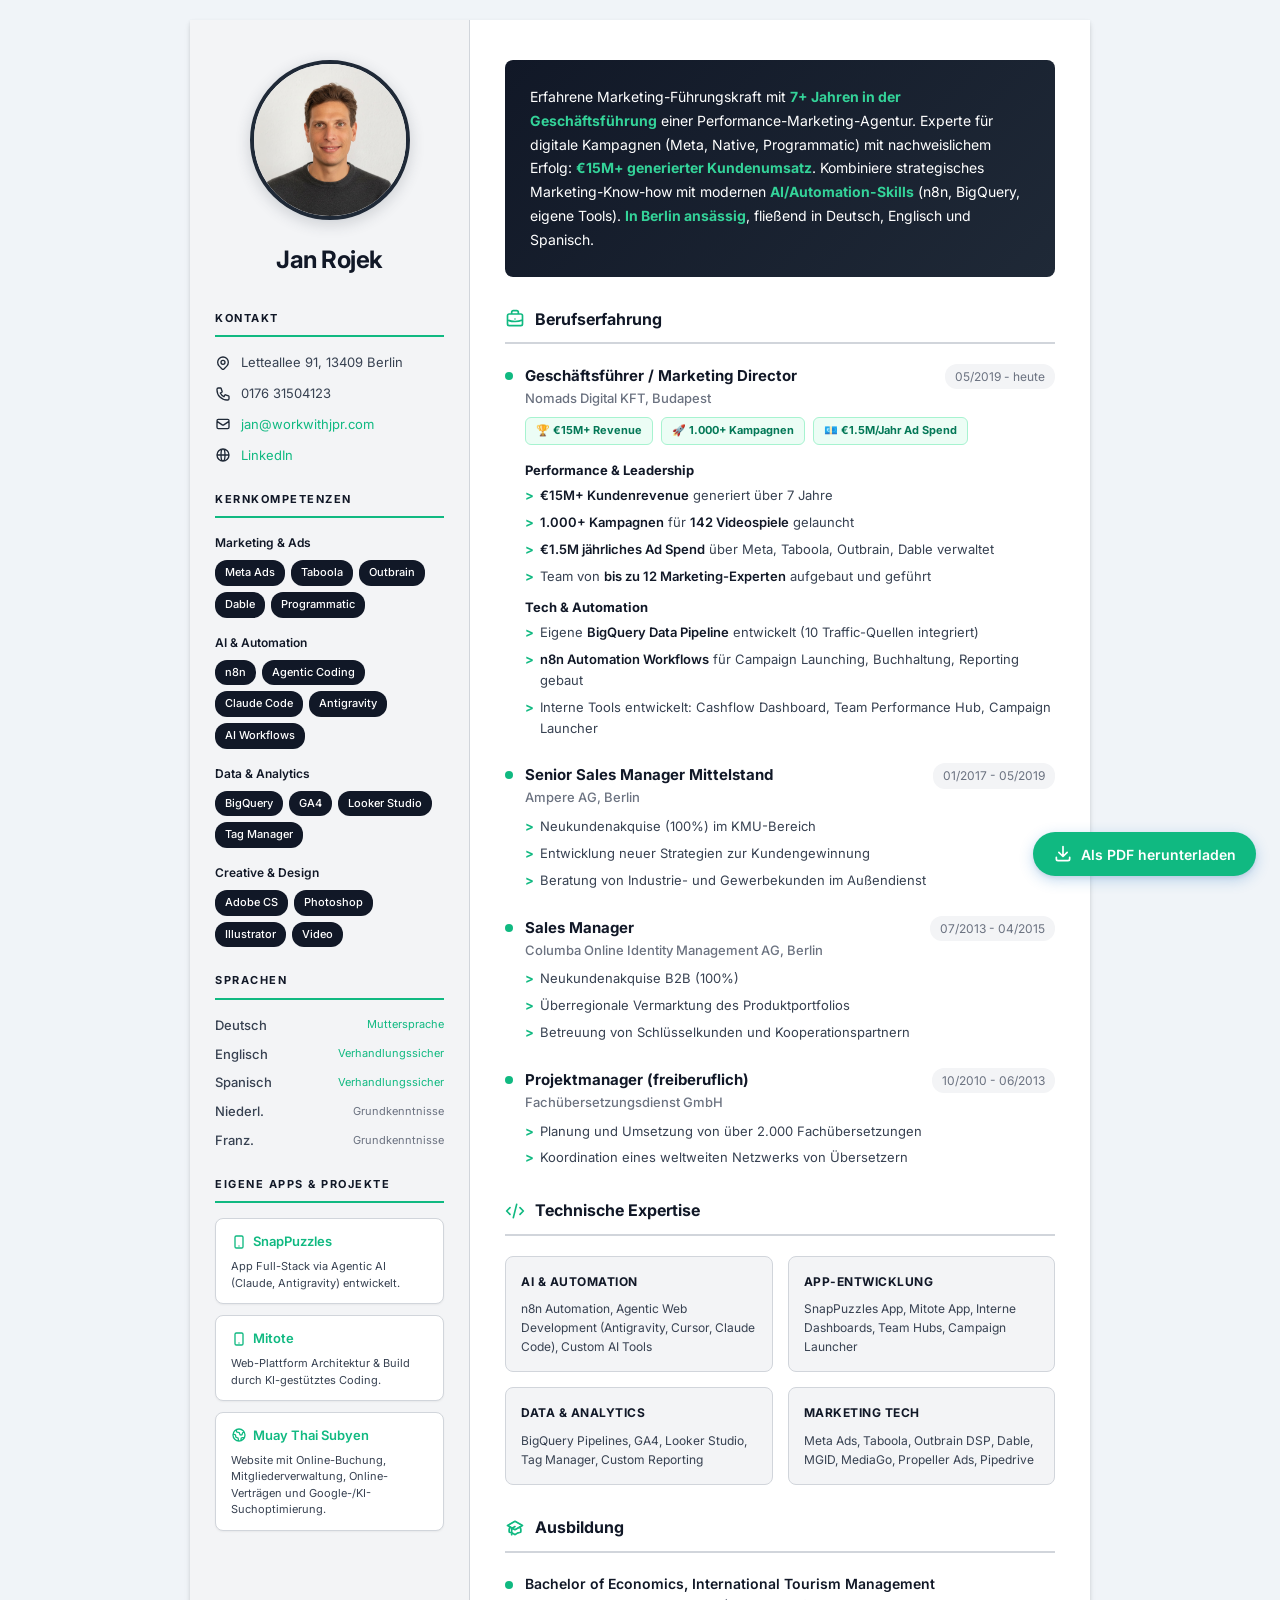
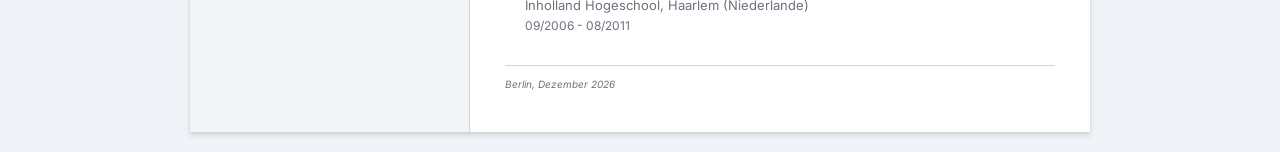
<file: index-de.html>
<!DOCTYPE html>
<html lang="de">
<head>
  <meta charset="UTF-8">
  <meta name="viewport" content="width=device-width, initial-scale=1.0">
  <title>Lebenslauf - Jan Rojek</title>
  <link rel="preconnect" href="https://fonts.googleapis.com">
  <link rel="preconnect" href="https://fonts.gstatic.com" crossorigin>
  <link href="https://fonts.googleapis.com/css2?family=Inter:wght@300;400;500;600;700&display=swap" rel="stylesheet">
  <link rel="stylesheet" href="styles-jpr.css?v=2">
  <link rel="stylesheet" href="print.css?v=2" media="print">
  <link rel="icon" type="image/png" sizes="32x32" href="favicon-32x32.png">
  <link rel="icon" type="image/png" sizes="16x16" href="favicon-16x16.png">
  <link rel="apple-touch-icon" href="apple-touch-icon.png">
</head>
<body>
  <div class="cv-container">
    <!-- Sidebar -->
    <aside class="sidebar">
      <div class="photo-container">
        <img src="photo.jpg" alt="Jan Rojek" class="photo">
        <h1 class="name">Jan Rojek</h1>
      </div>

      <!-- Contact -->
      <div class="contact-section">
        <h2 class="section-title">Kontakt</h2>
        <div class="contact-item">
          <svg xmlns="http://www.w3.org/2000/svg" fill="none" viewBox="0 0 24 24" stroke="currentColor">
            <path stroke-linecap="round" stroke-linejoin="round" stroke-width="2" d="M17.657 16.657L13.414 20.9a1.998 1.998 0 01-2.827 0l-4.244-4.243a8 8 0 1111.314 0z" />
            <path stroke-linecap="round" stroke-linejoin="round" stroke-width="2" d="M15 11a3 3 0 11-6 0 3 3 0 016 0z" />
          </svg>
          <span>Letteallee 91, 13409 Berlin</span>
        </div>
        <div class="contact-item">
          <svg xmlns="http://www.w3.org/2000/svg" fill="none" viewBox="0 0 24 24" stroke="currentColor">
            <path stroke-linecap="round" stroke-linejoin="round" stroke-width="2" d="M3 5a2 2 0 012-2h3.28a1 1 0 01.948.684l1.498 4.493a1 1 0 01-.502 1.21l-2.257 1.13a11.042 11.042 0 005.516 5.516l1.13-2.257a1 1 0 011.21-.502l4.493 1.498a1 1 0 01.684.949V19a2 2 0 01-2 2h-1C9.716 21 3 14.284 3 6V5z" />
          </svg>
          <span>0176 31504123</span>
        </div>
        <div class="contact-item">
          <svg xmlns="http://www.w3.org/2000/svg" fill="none" viewBox="0 0 24 24" stroke="currentColor">
            <path stroke-linecap="round" stroke-linejoin="round" stroke-width="2" d="M3 8l7.89 5.26a2 2 0 002.22 0L21 8M5 19h14a2 2 0 002-2V7a2 2 0 00-2-2H5a2 2 0 00-2 2v10a2 2 0 002 2z" />
          </svg>
          <a href="mailto:jan@workwithjpr.com">jan@workwithjpr.com</a>
        </div>
        <div class="contact-item">
          <svg xmlns="http://www.w3.org/2000/svg" fill="none" viewBox="0 0 24 24" stroke="currentColor">
            <path stroke-linecap="round" stroke-linejoin="round" stroke-width="2" d="M21 12a9 9 0 01-9 9m9-9a9 9 0 00-9-9m9 9H3m9 9a9 9 0 01-9-9m9 9c1.657 0 3-4.03 3-9s-1.343-9-3-9m0 18c-1.657 0-3-4.03-3-9s1.343-9 3-9m-9 9a9 9 0 019-9" />
          </svg>
          <a href="https://www.linkedin.com/in/workwithjpr/" target="_blank">LinkedIn</a>
        </div>
      </div>

      <!-- Skills -->
      <div class="skills-section">
        <h2 class="section-title">Kernkompetenzen</h2>

        <div class="skill-category">
          <div class="skill-category-title">Marketing & Ads</div>
          <div class="skill-tags">
            <span class="skill-tag">Meta Ads</span>
            <span class="skill-tag">Taboola</span>
            <span class="skill-tag">Outbrain</span>
            <span class="skill-tag">Dable</span>
            <span class="skill-tag">Programmatic</span>
          </div>
        </div>

        <div class="skill-category">
          <div class="skill-category-title">AI & Automation</div>
          <div class="skill-tags">
            <span class="skill-tag">n8n</span>
            <span class="skill-tag">Agentic Coding</span>
            <span class="skill-tag">Claude Code</span>
            <span class="skill-tag">Antigravity</span>
            <span class="skill-tag">AI Workflows</span>
          </div>
        </div>

        <div class="skill-category">
          <div class="skill-category-title">Data & Analytics</div>
          <div class="skill-tags">
            <span class="skill-tag">BigQuery</span>
            <span class="skill-tag">GA4</span>
            <span class="skill-tag">Looker Studio</span>
            <span class="skill-tag">Tag Manager</span>
          </div>
        </div>

        <div class="skill-category">
          <div class="skill-category-title">Creative & Design</div>
          <div class="skill-tags">
            <span class="skill-tag">Adobe CS</span>
            <span class="skill-tag">Photoshop</span>
            <span class="skill-tag">Illustrator</span>
            <span class="skill-tag">Video</span>
          </div>
        </div>
      </div>

      <!-- Languages -->
      <div class="skills-section">
        <h2 class="section-title">Sprachen</h2>
        <div class="language-item">
          <span class="language-name">Deutsch</span>
          <span style="font-size: 11px; color: var(--accent);">Muttersprache</span>
        </div>
        <div class="language-item">
          <span class="language-name">Englisch</span>
          <span style="font-size: 11px; color: var(--accent);">Verhandlungssicher</span>
        </div>
        <div class="language-item">
          <span class="language-name">Spanisch</span>
          <span style="font-size: 11px; color: var(--accent);">Verhandlungssicher</span>
        </div>
        <div class="language-item">
          <span class="language-name">Niederl.</span>
          <span style="font-size: 11px; color: var(--text-light);">Grundkenntnisse</span>
        </div>
        <div class="language-item">
          <span class="language-name">Franz.</span>
          <span style="font-size: 11px; color: var(--text-light);">Grundkenntnisse</span>
        </div>
      </div>

      <!-- Portfolio -->
      <div class="portfolio-section">
        <h2 class="section-title">Eigene Apps & Projekte</h2>
        <div class="portfolio-links" style="flex-direction: column; gap: 6px;">
          <a href="https://snappuzzles.app" target="_blank" class="portfolio-card">
            <div class="portfolio-card-header">
              <svg xmlns="http://www.w3.org/2000/svg" fill="none" viewBox="0 0 24 24" stroke="currentColor">
                <path stroke-linecap="round" stroke-linejoin="round" stroke-width="2" d="M12 18h.01M8 21h8a2 2 0 002-2V5a2 2 0 00-2-2H8a2 2 0 00-2 2v14a2 2 0 002 2z" />
              </svg>
              <span>SnapPuzzles</span>
            </div>
            <p class="portfolio-desc">App Full-Stack via Agentic AI (Claude, Antigravity) entwickelt.</p>
          </a>
          <a href="https://mitote.io" target="_blank" class="portfolio-card" style="margin-top: 5px;">
            <div class="portfolio-card-header">
              <svg xmlns="http://www.w3.org/2000/svg" fill="none" viewBox="0 0 24 24" stroke="currentColor">
                <path stroke-linecap="round" stroke-linejoin="round" stroke-width="2" d="M12 18h.01M8 21h8a2 2 0 002-2V5a2 2 0 00-2-2H8a2 2 0 00-2 2v14a2 2 0 002 2z" />
              </svg>
              <span>Mitote</span>
            </div>
            <p class="portfolio-desc">Web-Plattform Architektur & Build durch KI-gestütztes Coding.</p>
          </a>
          <a href="https://www.muaythai-subyen.de" target="_blank" class="portfolio-card" style="margin-top: 5px;">
            <div class="portfolio-card-header">
              <svg xmlns="http://www.w3.org/2000/svg" fill="none" viewBox="0 0 24 24" stroke="currentColor">
                <path stroke-linecap="round" stroke-linejoin="round" stroke-width="2" d="M3.055 11H5a2 2 0 012 2v1a2 2 0 002 2 2 2 0 012 2v2.945M8 3.935V5.5A2.5 2.5 0 0010.5 8h.5a2 2 0 012 2 2 2 0 104 0 2 2 0 012-2h1.064M15 20.488V18a2 2 0 012-2h3.064M21 12a9 9 0 11-18 0 9 9 0 0118 0z" />
              </svg>
              <span>Muay Thai Subyen</span>
            </div>
            <p class="portfolio-desc">Website mit Online-Buchung, Mitgliederverwaltung, Online-Verträgen und Google-/KI-Suchoptimierung.</p>
          </a>
        </div>
      </div>
    </aside>

    <!-- Main Content -->
    <main class="main-content">
      <!-- Summary -->
      <div class="summary">
        Erfahrene Marketing-Führungskraft mit <strong>7+ Jahren in der Geschäftsführung</strong> einer Performance-Marketing-Agentur. Experte für digitale Kampagnen (Meta, Native, Programmatic) mit nachweislichem Erfolg: <strong>€15M+ generierter Kundenumsatz</strong>. Kombiniere strategisches Marketing-Know-how mit modernen <strong>AI/Automation-Skills</strong> (n8n, BigQuery, eigene Tools). <strong>In Berlin ansässig</strong>, fließend in Deutsch, Englisch und Spanisch.
      </div>

      <!-- Experience -->
      <section class="main-section">
        <h2 class="main-section-title">
          <svg xmlns="http://www.w3.org/2000/svg" fill="none" viewBox="0 0 24 24" stroke="currentColor">
            <path stroke-linecap="round" stroke-linejoin="round" stroke-width="2" d="M21 13.255A23.931 23.931 0 0112 15c-3.183 0-6.22-.62-9-1.745M16 6V4a2 2 0 00-2-2h-4a2 2 0 00-2 2v2m4 6h.01M5 20h14a2 2 0 002-2V8a2 2 0 00-2-2H5a2 2 0 00-2 2v10a2 2 0 002 2z" />
          </svg>
          Berufserfahrung
        </h2>

        <div class="experience-item">
          <div class="experience-header">
            <div>
              <div class="experience-title">Geschäftsführer / Marketing Director</div>
              <div class="experience-company">Nomads Digital KFT, Budapest</div>
            </div>
            <span class="experience-date">05/2019 - heute</span>
          </div>
          <div class="experience-kpi-badges">
            <span class="kpi-badge">🏆 €15M+ Revenue</span>
            <span class="kpi-badge">🚀 1.000+ Kampagnen</span>
            <span class="kpi-badge">💶 €1.5M/Jahr Ad Spend</span>
          </div>
          <div class="experience-highlights-group">
            <div class="experience-highlights-title">Performance & Leadership</div>
            <ul class="experience-highlights">
              <li><span class="highlight-metric">€15M+ Kundenrevenue</span> generiert über 7 Jahre</li>
              <li><span class="highlight-metric">1.000+ Kampagnen</span> für <span class="highlight-metric">142 Videospiele</span> gelauncht</li>
              <li><span class="highlight-metric">€1.5M jährliches Ad Spend</span> über Meta, Taboola, Outbrain, Dable verwaltet</li>
              <li>Team von <span class="highlight-metric">bis zu 12 Marketing-Experten</span> aufgebaut und geführt</li>
            </ul>
          </div>
          <div class="experience-highlights-group">
            <div class="experience-highlights-title">Tech & Automation</div>
            <ul class="experience-highlights">
              <li>Eigene <span class="highlight-metric">BigQuery Data Pipeline</span> entwickelt (10 Traffic-Quellen integriert)</li>
              <li><span class="highlight-metric">n8n Automation Workflows</span> für Campaign Launching, Buchhaltung, Reporting gebaut</li>
              <li>Interne Tools entwickelt: Cashflow Dashboard, Team Performance Hub, Campaign Launcher</li>
            </ul>
          </div>
        </div>

        <div class="experience-item">
          <div class="experience-header">
            <div>
              <div class="experience-title">Senior Sales Manager Mittelstand</div>
              <div class="experience-company">Ampere AG, Berlin</div>
            </div>
            <span class="experience-date">01/2017 - 05/2019</span>
          </div>
          <ul class="experience-highlights">
            <li>Neukundenakquise (100%) im KMU-Bereich</li>
            <li>Entwicklung neuer Strategien zur Kundengewinnung</li>
            <li>Beratung von Industrie- und Gewerbekunden im Außendienst</li>
          </ul>
        </div>

        <div class="experience-item">
          <div class="experience-header">
            <div>
              <div class="experience-title">Sales Manager</div>
              <div class="experience-company">Columba Online Identity Management AG, Berlin</div>
            </div>
            <span class="experience-date">07/2013 - 04/2015</span>
          </div>
          <ul class="experience-highlights">
            <li>Neukundenakquise B2B (100%)</li>
            <li>Überregionale Vermarktung des Produktportfolios</li>
            <li>Betreuung von Schlüsselkunden und Kooperationspartnern</li>
          </ul>
        </div>

        <div class="experience-item">
          <div class="experience-header">
            <div>
              <div class="experience-title">Projektmanager (freiberuflich)</div>
              <div class="experience-company">Fachübersetzungsdienst GmbH</div>
            </div>
            <span class="experience-date">10/2010 - 06/2013</span>
          </div>
          <ul class="experience-highlights">
            <li>Planung und Umsetzung von über 2.000 Fachübersetzungen</li>
            <li>Koordination eines weltweiten Netzwerks von Übersetzern</li>
          </ul>
        </div>
      </section>

      <!-- Tech Stack -->
      <section class="main-section">
        <h2 class="main-section-title">
          <svg xmlns="http://www.w3.org/2000/svg" fill="none" viewBox="0 0 24 24" stroke="currentColor">
            <path stroke-linecap="round" stroke-linejoin="round" stroke-width="2" d="M10 20l4-16m4 4l4 4-4 4M6 16l-4-4 4-4" />
          </svg>
          Technische Expertise
        </h2>
        <div class="tech-grid">
          <div class="tech-category">
            <div class="tech-category-title">AI & Automation</div>
            <div class="tech-list">n8n Automation, Agentic Web Development (Antigravity, Cursor, Claude Code), Custom AI Tools</div>
          </div>
          <div class="tech-category">
            <div class="tech-category-title">App-Entwicklung</div>
            <div class="tech-list">SnapPuzzles App, Mitote App, Interne Dashboards, Team Hubs, Campaign Launcher</div>
          </div>
          <div class="tech-category">
            <div class="tech-category-title">Data & Analytics</div>
            <div class="tech-list">BigQuery Pipelines, GA4, Looker Studio, Tag Manager, Custom Reporting</div>
          </div>
          <div class="tech-category">
            <div class="tech-category-title">Marketing Tech</div>
            <div class="tech-list">Meta Ads, Taboola, Outbrain DSP, Dable, MGID, MediaGo, Propeller Ads, Pipedrive</div>
          </div>
        </div>
      </section>

      <!-- Education -->
      <section class="main-section">
        <h2 class="main-section-title">
          <svg xmlns="http://www.w3.org/2000/svg" fill="none" viewBox="0 0 24 24" stroke="currentColor">
            <path d="M12 14l9-5-9-5-9 5 9 5z" />
            <path d="M12 14l6.16-3.422a12.083 12.083 0 01.665 6.479A11.952 11.952 0 0012 20.055a11.952 11.952 0 00-6.824-2.998 12.078 12.078 0 01.665-6.479L12 14z" />
            <path stroke-linecap="round" stroke-linejoin="round" stroke-width="2" d="M12 14l9-5-9-5-9 5 9 5zm0 0l6.16-3.422a12.083 12.083 0 01.665 6.479A11.952 11.952 0 0012 20.055a11.952 11.952 0 00-6.824-2.998 12.078 12.078 0 01.665-6.479L12 14zm-4 6v-7.5l4-2.222" />
          </svg>
          Ausbildung
        </h2>

        <div class="education-item">
          <div class="education-degree">Bachelor of Economics, International Tourism Management</div>
          <div class="education-school">Inholland Hogeschool, Haarlem (Niederlande)</div>
          <div class="education-date">09/2006 - 08/2011</div>
        </div>
      </section>

      <div style="margin-top: 15px; padding-top: 10px; border-top: 1px solid var(--border); color: var(--text-light); font-size: 10px; font-style: italic;">
        Berlin, <span id="cv-date"></span>
      </div>
    </main>
  </div>


  <!-- Download PDF Button (hidden in print) -->
  <button class="download-btn no-print" onclick="window.print()" aria-label="Lebenslauf als PDF herunterladen">
    <svg xmlns="http://www.w3.org/2000/svg" width="20" height="20" fill="none" viewBox="0 0 24 24" stroke="currentColor" stroke-width="2">
      <path stroke-linecap="round" stroke-linejoin="round" d="M4 16v2a2 2 0 002 2h12a2 2 0 002-2v-2M7 10l5 5 5-5M12 15V3" />
    </svg>
    <span>Als PDF herunterladen</span>
  </button>

  <script>
    // Set current date dynamically (German format)
    (function() {
      var months = ['Januar', 'Februar', 'März', 'April', 'Mai', 'Juni',
                    'Juli', 'August', 'September', 'Oktober', 'November', 'Dezember'];
      var now = new Date();
      document.getElementById('cv-date').textContent = months[now.getMonth()] + ' ' + now.getFullYear();

      // Update page title for PDF filename
      var origTitle = document.title;
      window.addEventListener('beforeprint', function() {
        var dateStr = now.toISOString().slice(0, 10); // YYYY-MM-DD
        document.title = 'Lebenslauf_Jan_Rojek_' + dateStr;
      });
      window.addEventListener('afterprint', function() {
        document.title = origTitle;
      });
    })();
  </script>
</body>
</html>
</file>
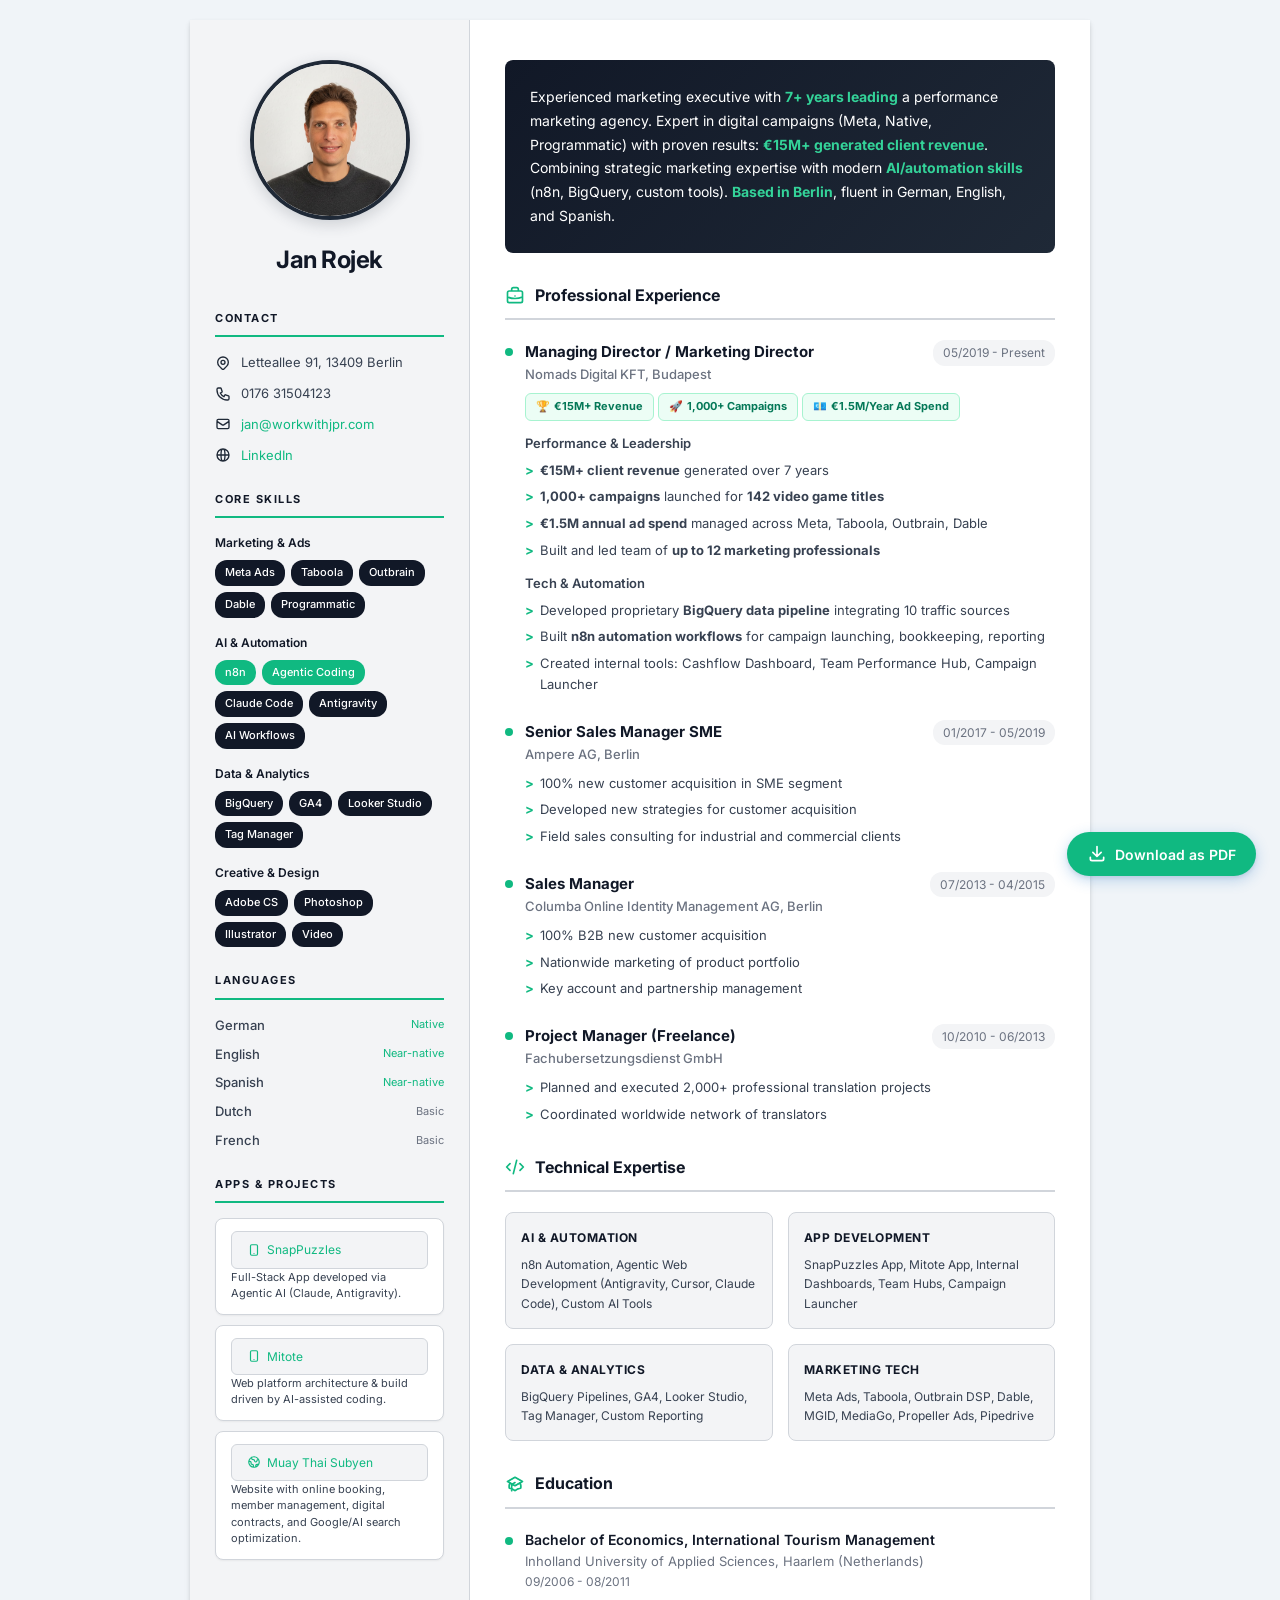
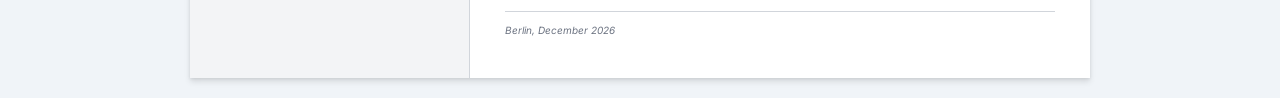
<file: index-en.html>
<!DOCTYPE html>
<html lang="en">
<head>
  <meta charset="UTF-8">
  <meta name="viewport" content="width=device-width, initial-scale=1.0">
  <title>Resume - Jan Rojek</title>
  <link rel="preconnect" href="https://fonts.googleapis.com">
  <link rel="preconnect" href="https://fonts.gstatic.com" crossorigin>
  <link href="https://fonts.googleapis.com/css2?family=Inter:wght@300;400;500;600;700&display=swap" rel="stylesheet">
  <link rel="stylesheet" href="styles-jpr.css?v=2">
  <link rel="stylesheet" href="print.css?v=2" media="print">
  <link rel="icon" type="image/png" sizes="32x32" href="favicon-32x32.png">
  <link rel="icon" type="image/png" sizes="16x16" href="favicon-16x16.png">
  <link rel="apple-touch-icon" href="apple-touch-icon.png">
</head>
<body>
  <div class="cv-container">
    <!-- Sidebar -->
    <aside class="sidebar">
      <div class="photo-container">
        <img src="photo.jpg" alt="Jan Rojek" class="photo">
        <h1 class="name">Jan Rojek</h1>
      </div>

      <!-- Contact -->
      <div class="contact-section">
        <h2 class="section-title">CONTACT</h2>
        <div class="contact-item">
          <svg xmlns="http://www.w3.org/2000/svg" fill="none" viewBox="0 0 24 24" stroke="currentColor">
            <path stroke-linecap="round" stroke-linejoin="round" stroke-width="2" d="M17.657 16.657L13.414 20.9a1.998 1.998 0 01-2.827 0l-4.244-4.243a8 8 0 1111.314 0z" />
            <path stroke-linecap="round" stroke-linejoin="round" stroke-width="2" d="M15 11a3 3 0 11-6 0 3 3 0 016 0z" />
          </svg>
          <span>Letteallee 91, 13409 Berlin</span>
        </div>
        <div class="contact-item">
          <svg xmlns="http://www.w3.org/2000/svg" fill="none" viewBox="0 0 24 24" stroke="currentColor">
            <path stroke-linecap="round" stroke-linejoin="round" stroke-width="2" d="M3 5a2 2 0 012-2h3.28a1 1 0 01.948.684l1.498 4.493a1 1 0 01-.502 1.21l-2.257 1.13a11.042 11.042 0 005.516 5.516l1.13-2.257a1 1 0 011.21-.502l4.493 1.498a1 1 0 01.684.949V19a2 2 0 01-2 2h-1C9.716 21 3 14.284 3 6V5z" />
          </svg>
          <span>0176 31504123</span>
        </div>
        <div class="contact-item">
          <svg xmlns="http://www.w3.org/2000/svg" fill="none" viewBox="0 0 24 24" stroke="currentColor">
            <path stroke-linecap="round" stroke-linejoin="round" stroke-width="2" d="M3 8l7.89 5.26a2 2 0 002.22 0L21 8M5 19h14a2 2 0 002-2V7a2 2 0 00-2-2H5a2 2 0 00-2 2v10a2 2 0 002 2z" />
          </svg>
          <a href="mailto:jan@workwithjpr.com">jan@workwithjpr.com</a>
        </div>
        <div class="contact-item">
          <svg xmlns="http://www.w3.org/2000/svg" fill="none" viewBox="0 0 24 24" stroke="currentColor">
            <path stroke-linecap="round" stroke-linejoin="round" stroke-width="2" d="M21 12a9 9 0 01-9 9m9-9a9 9 0 00-9-9m9 9H3m9 9a9 9 0 01-9-9m9 9c1.657 0 3-4.03 3-9s-1.343-9-3-9m0 18c-1.657 0-3-4.03-3-9s1.343-9 3-9m-9 9a9 9 0 019-9" />
          </svg>
          <a href="https://www.linkedin.com/in/workwithjpr/" target="_blank">LinkedIn</a>
        </div>
      </div>

      <!-- Skills -->
      <div class="skills-section">
        <h2 class="section-title">CORE SKILLS</h2>

        <div class="skill-category">
          <div class="skill-category-title">Marketing & Ads</div>
          <div class="skill-tags">
            <span class="skill-tag">Meta Ads</span>
            <span class="skill-tag">Taboola</span>
            <span class="skill-tag">Outbrain</span>
            <span class="skill-tag">Dable</span>
            <span class="skill-tag">Programmatic</span>
          </div>
        </div>

        <div class="skill-category">
          <div class="skill-category-title">AI & Automation</div>
          <div class="skill-tags">
            <span class="skill-tag highlight">n8n</span>
            <span class="skill-tag highlight">Agentic Coding</span>
            <span class="skill-tag">Claude Code</span>
            <span class="skill-tag">Antigravity</span>
            <span class="skill-tag">AI Workflows</span>
          </div>
        </div>

        <div class="skill-category">
          <div class="skill-category-title">Data & Analytics</div>
          <div class="skill-tags">
            <span class="skill-tag">BigQuery</span>
            <span class="skill-tag">GA4</span>
            <span class="skill-tag">Looker Studio</span>
            <span class="skill-tag">Tag Manager</span>
          </div>
        </div>

        <div class="skill-category">
          <div class="skill-category-title">Creative & Design</div>
          <div class="skill-tags">
            <span class="skill-tag">Adobe CS</span>
            <span class="skill-tag">Photoshop</span>
            <span class="skill-tag">Illustrator</span>
            <span class="skill-tag">Video</span>
          </div>
        </div>
      </div>

      <!-- Languages -->
      <div class="skills-section">
        <h2 class="section-title">LANGUAGES</h2>
        <div class="language-item">
          <span class="language-name">German</span>
          <span style="font-size: 11px; color: var(--accent);">Native</span>
        </div>
        <div class="language-item">
          <span class="language-name">English</span>
          <span style="font-size: 11px; color: var(--accent);">Near-native</span>
        </div>
        <div class="language-item">
          <span class="language-name">Spanish</span>
          <span style="font-size: 11px; color: var(--accent);">Near-native</span>
        </div>
        <div class="language-item">
          <span class="language-name">Dutch</span>
          <span style="font-size: 11px; color: var(--text-light);">Basic</span>
        </div>
        <div class="language-item">
          <span class="language-name">French</span>
          <span style="font-size: 11px; color: var(--text-light);">Basic</span>
        </div>
      </div>

      <!-- Own Apps -->
      <div class="portfolio-section">
        <h2 class="section-title">APPS & PROJECTS</h2>
        <div class="portfolio-links" style="flex-direction: column;">
          
          <div class="portfolio-card">
            <a href="https://snappuzzles.app" target="_blank" class="portfolio-link">
              <svg xmlns="http://www.w3.org/2000/svg" fill="none" viewBox="0 0 24 24" stroke="currentColor">
                <path stroke-linecap="round" stroke-linejoin="round" stroke-width="2" d="M12 18h.01M8 21h8a2 2 0 002-2V5a2 2 0 00-2-2H8a2 2 0 00-2 2v14a2 2 0 002 2z" />
              </svg>
              SnapPuzzles
            </a>
            <p class="portfolio-desc">Full-Stack App developed via Agentic AI (Claude, Antigravity).</p>
          </div>

          <div class="portfolio-card">
            <a href="https://mitote.io" target="_blank" class="portfolio-link">
              <svg xmlns="http://www.w3.org/2000/svg" fill="none" viewBox="0 0 24 24" stroke="currentColor">
                <path stroke-linecap="round" stroke-linejoin="round" stroke-width="2" d="M12 18h.01M8 21h8a2 2 0 002-2V5a2 2 0 00-2-2H8a2 2 0 00-2 2v14a2 2 0 002 2z" />
              </svg>
              Mitote
            </a>
            <p class="portfolio-desc">Web platform architecture & build driven by AI-assisted coding.</p>
          </div>

          <div class="portfolio-card">
            <a href="https://www.muaythai-subyen.de" target="_blank" class="portfolio-link">
              <svg xmlns="http://www.w3.org/2000/svg" fill="none" viewBox="0 0 24 24" stroke="currentColor">
                <path stroke-linecap="round" stroke-linejoin="round" stroke-width="2" d="M3.055 11H5a2 2 0 012 2v1a2 2 0 002 2 2 2 0 012 2v2.945M8 3.935V5.5A2.5 2.5 0 0010.5 8h.5a2 2 0 012 2 2 2 0 104 0 2 2 0 012-2h1.064M15 20.488V18a2 2 0 012-2h3.064M21 12a9 9 0 11-18 0 9 9 0 0118 0z" />
              </svg>
              Muay Thai Subyen
            </a>
            <p class="portfolio-desc">Website with online booking, member management, digital contracts, and Google/AI search optimization.</p>
          </div>

        </div>
      </div>
    </aside>

    <!-- Main Content -->
    <main class="main-content">
      <!-- Summary -->
      <div class="summary">
        Experienced marketing executive with <strong>7+ years leading</strong> a performance marketing agency. Expert in digital campaigns (Meta, Native, Programmatic) with proven results: <strong>€15M+ generated client revenue</strong>. Combining strategic marketing expertise with modern <strong>AI/automation skills</strong> (n8n, BigQuery, custom tools). <strong>Based in Berlin</strong>, fluent in German, English, and Spanish.
      </div>

      <!-- Experience -->
      <section class="main-section">
        <h2 class="main-section-title">
          <svg xmlns="http://www.w3.org/2000/svg" fill="none" viewBox="0 0 24 24" stroke="currentColor">
            <path stroke-linecap="round" stroke-linejoin="round" stroke-width="2" d="M21 13.255A23.931 23.931 0 0112 15c-3.183 0-6.22-.62-9-1.745M16 6V4a2 2 0 00-2-2h-4a2 2 0 00-2 2v2m4 6h.01M5 20h14a2 2 0 002-2V8a2 2 0 00-2-2H5a2 2 0 00-2 2v10a2 2 0 002 2z" />
          </svg>
          Professional Experience
        </h2>

        <div class="experience-item">
          <div class="experience-header">
            <div>
              <div class="experience-title">Managing Director / Marketing Director</div>
              <div class="experience-company">Nomads Digital KFT, Budapest</div>
            </div>
            <span class="experience-date">05/2019 - Present</span>
          </div>

          <!-- KPI Container -->
          <div class="kpi-container">
            <div class="kpi-badge">
              <span class="kpi-icon">🏆</span>
              <span class="kpi-value">€15M+ Revenue</span>
            </div>
            <div class="kpi-badge">
              <span class="kpi-icon">🚀</span>
              <span class="kpi-value">1,000+ Campaigns</span>
            </div>
            <div class="kpi-badge">
              <span class="kpi-icon">💶</span>
              <span class="kpi-value">€1.5M/Year Ad Spend</span>
            </div>
          </div>

          <div style="font-weight: 600; font-size: 13px; color: var(--text-dark); margin-top: 12px; margin-bottom: 6px;">
            Performance & Leadership
          </div>
          <ul class="experience-highlights" style="margin-top: 0;">
            <li><strong>€15M+ client revenue</strong> generated over 7 years</li>
            <li><strong>1,000+ campaigns</strong> launched for <strong>142 video game titles</strong></li>
            <li><strong>€1.5M annual ad spend</strong> managed across Meta, Taboola, Outbrain, Dable</li>
            <li>Built and led team of <strong>up to 12 marketing professionals</strong></li>
          </ul>

          <div style="font-weight: 600; font-size: 13px; color: var(--text-dark); margin-top: 12px; margin-bottom: 6px;">
            Tech & Automation
          </div>
          <ul class="experience-highlights" style="margin-top: 0;">
            <li>Developed proprietary <strong>BigQuery data pipeline</strong> integrating 10 traffic sources</li>
            <li>Built <strong>n8n automation workflows</strong> for campaign launching, bookkeeping, reporting</li>
            <li>Created internal tools: Cashflow Dashboard, Team Performance Hub, Campaign Launcher</li>
          </ul>
        </div>

        <div class="experience-item">
          <div class="experience-header">
            <div>
              <div class="experience-title">Senior Sales Manager SME</div>
              <div class="experience-company">Ampere AG, Berlin</div>
            </div>
            <span class="experience-date">01/2017 - 05/2019</span>
          </div>
          <ul class="experience-highlights">
            <li>100% new customer acquisition in SME segment</li>
            <li>Developed new strategies for customer acquisition</li>
            <li>Field sales consulting for industrial and commercial clients</li>
          </ul>
        </div>

        <div class="experience-item">
          <div class="experience-header">
            <div>
              <div class="experience-title">Sales Manager</div>
              <div class="experience-company">Columba Online Identity Management AG, Berlin</div>
            </div>
            <span class="experience-date">07/2013 - 04/2015</span>
          </div>
          <ul class="experience-highlights">
            <li>100% B2B new customer acquisition</li>
            <li>Nationwide marketing of product portfolio</li>
            <li>Key account and partnership management</li>
          </ul>
        </div>

        <div class="experience-item">
          <div class="experience-header">
            <div>
              <div class="experience-title">Project Manager (Freelance)</div>
              <div class="experience-company">Fachubersetzungsdienst GmbH</div>
            </div>
            <span class="experience-date">10/2010 - 06/2013</span>
          </div>
          <ul class="experience-highlights">
            <li>Planned and executed 2,000+ professional translation projects</li>
            <li>Coordinated worldwide network of translators</li>
          </ul>
        </div>
      </section>

      <!-- Tech Stack -->
      <section class="main-section">
        <h2 class="main-section-title">
          <svg xmlns="http://www.w3.org/2000/svg" fill="none" viewBox="0 0 24 24" stroke="currentColor">
            <path stroke-linecap="round" stroke-linejoin="round" stroke-width="2" d="M10 20l4-16m4 4l4 4-4 4M6 16l-4-4 4-4" />
          </svg>
          Technical Expertise
        </h2>
        <div class="tech-grid">
          <div class="tech-category">
            <div class="tech-category-title">AI & AUTOMATION</div>
            <div class="tech-list">n8n Automation, Agentic Web Development (Antigravity, Cursor, Claude Code), Custom AI Tools</div>
          </div>
          <div class="tech-category">
            <div class="tech-category-title">APP DEVELOPMENT</div>
            <div class="tech-list">SnapPuzzles App, Mitote App, Internal Dashboards, Team Hubs, Campaign Launcher</div>
          </div>
          <div class="tech-category">
            <div class="tech-category-title">DATA & ANALYTICS</div>
            <div class="tech-list">BigQuery Pipelines, GA4, Looker Studio, Tag Manager, Custom Reporting</div>
          </div>
          <div class="tech-category">
            <div class="tech-category-title">MARKETING TECH</div>
            <div class="tech-list">Meta Ads, Taboola, Outbrain DSP, Dable, MGID, MediaGo, Propeller Ads, Pipedrive</div>
          </div>
        </div>
      </section>

      <!-- Education -->
      <section class="main-section" style="margin-bottom: 0;">
        <h2 class="main-section-title">
          <svg xmlns="http://www.w3.org/2000/svg" fill="none" viewBox="0 0 24 24" stroke="currentColor">
            <path d="M12 14l9-5-9-5-9 5 9 5z" />
            <path d="M12 14l6.16-3.422a12.083 12.083 0 01.665 6.479A11.952 11.952 0 0012 20.055a11.952 11.952 0 00-6.824-2.998 12.078 12.078 0 01.665-6.479L12 14z" />
            <path stroke-linecap="round" stroke-linejoin="round" stroke-width="2" d="M12 14l9-5-9-5-9 5 9 5zm0 0l6.16-3.422a12.083 12.083 0 01.665 6.479A11.952 11.952 0 0012 20.055a11.952 11.952 0 00-6.824-2.998 12.078 12.078 0 01.665-6.479L12 14zm-4 6v-7.5l4-2.222" />
          </svg>
          Education
        </h2>

        <div class="education-item">
          <div class="education-degree">Bachelor of Economics, International Tourism Management</div>
          <div class="education-school">Inholland University of Applied Sciences, Haarlem (Netherlands)</div>
          <div class="education-date">09/2006 - 08/2011</div>
        </div>
      </section>

      <!-- Signature / Date -->
      <div style="margin-top: 15px; padding-top: 10px; border-top: 1px solid var(--border); color: var(--text-light); font-size: 10px; font-style: italic;">
        Berlin, <span id="cv-date"></span>
      </div>
    </main>
  </div>

  <!-- Download PDF Button (hidden in print) -->
  <button class="download-btn no-print" onclick="window.print()" aria-label="Download CV as PDF">
    <svg xmlns="http://www.w3.org/2000/svg" width="20" height="20" fill="none" viewBox="0 0 24 24" stroke="currentColor" stroke-width="2">
      <path stroke-linecap="round" stroke-linejoin="round" d="M4 16v2a2 2 0 002 2h12a2 2 0 002-2v-2M7 10l5 5 5-5M12 15V3" />
    </svg>
    <span>Download as PDF</span>
  </button>

  <script>
    // Set current date dynamically (English format)
    (function() {
      var months = ['January', 'February', 'March', 'April', 'May', 'June',
                    'July', 'August', 'September', 'October', 'November', 'December'];
      var now = new Date();
      document.getElementById('cv-date').textContent = months[now.getMonth()] + ' ' + now.getFullYear();

      // Update page title for PDF filename
      var origTitle = document.title;
      window.addEventListener('beforeprint', function() {
        var dateStr = now.toISOString().slice(0, 10); // YYYY-MM-DD
        document.title = 'CV_Jan_Rojek_' + dateStr;
      });
      window.addEventListener('afterprint', function() {
        document.title = origTitle;
      });
    })();
  </script>
</body>
</html>
</file>
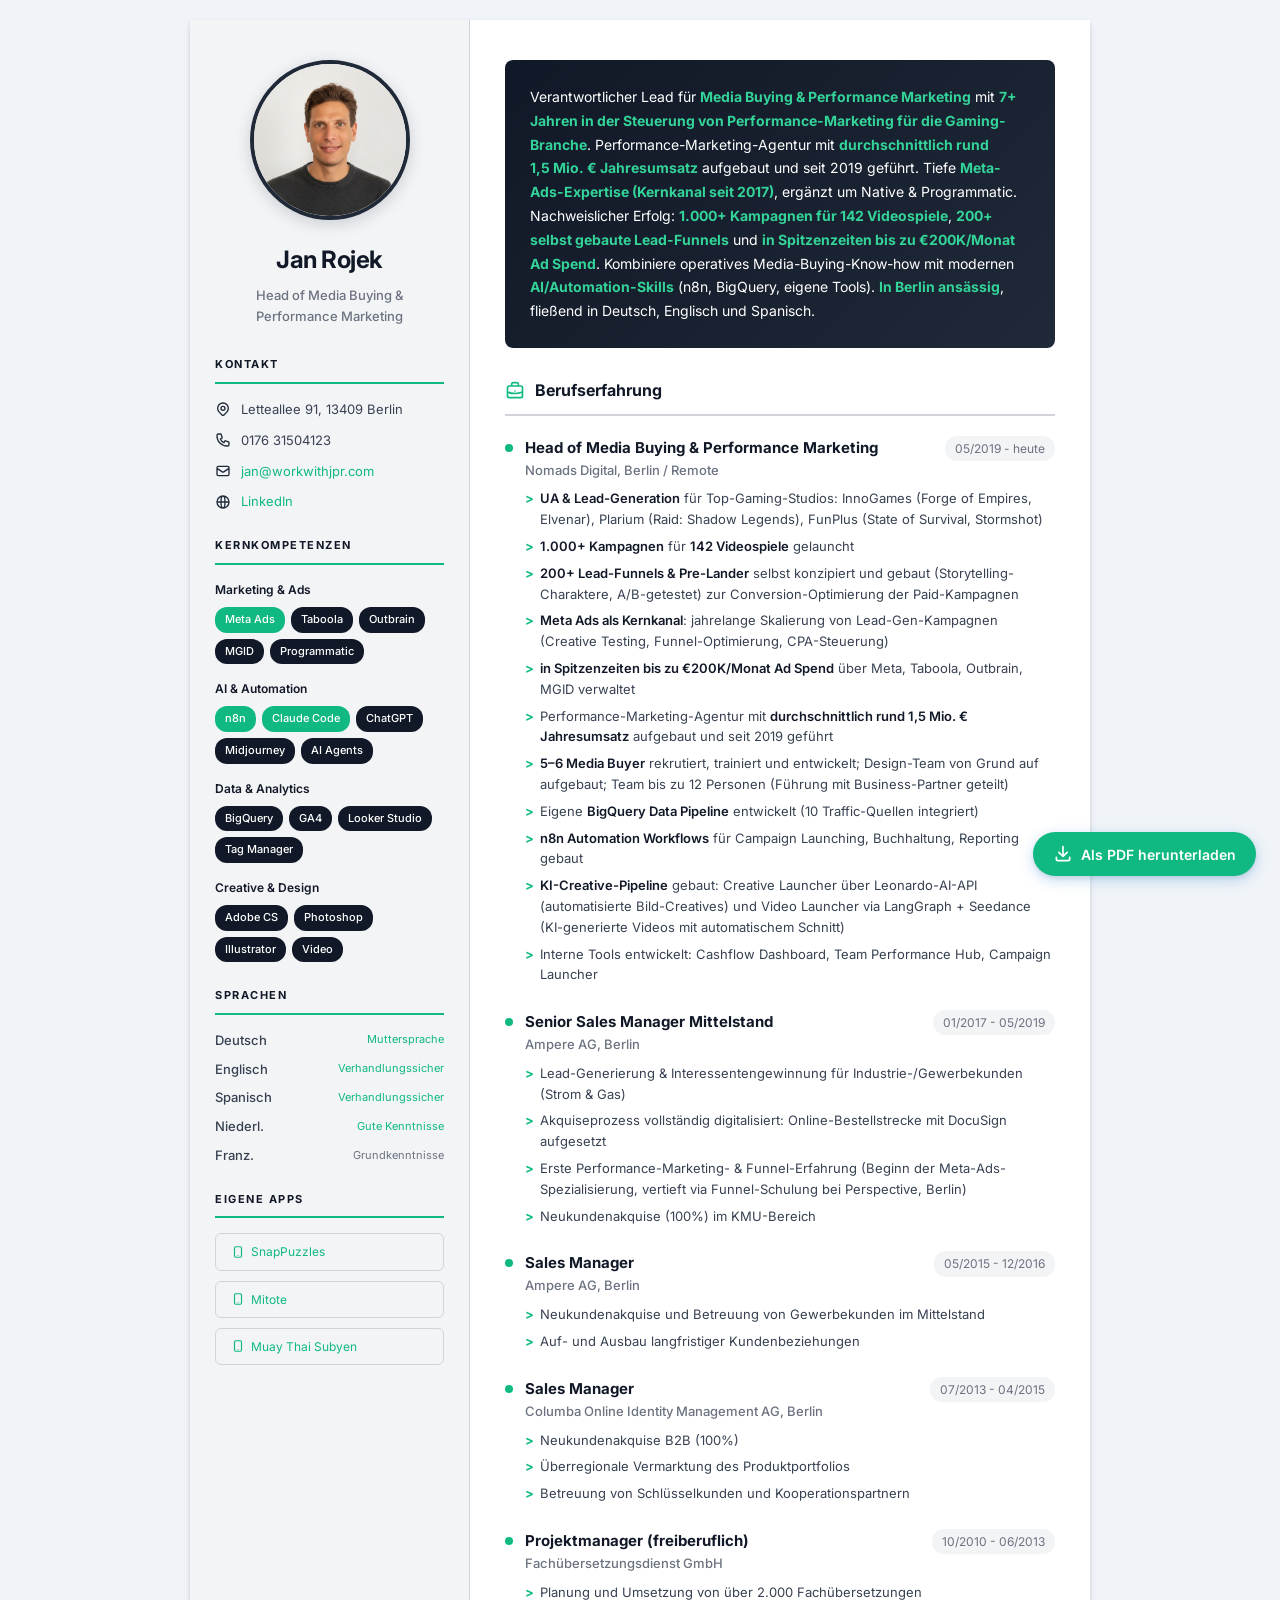
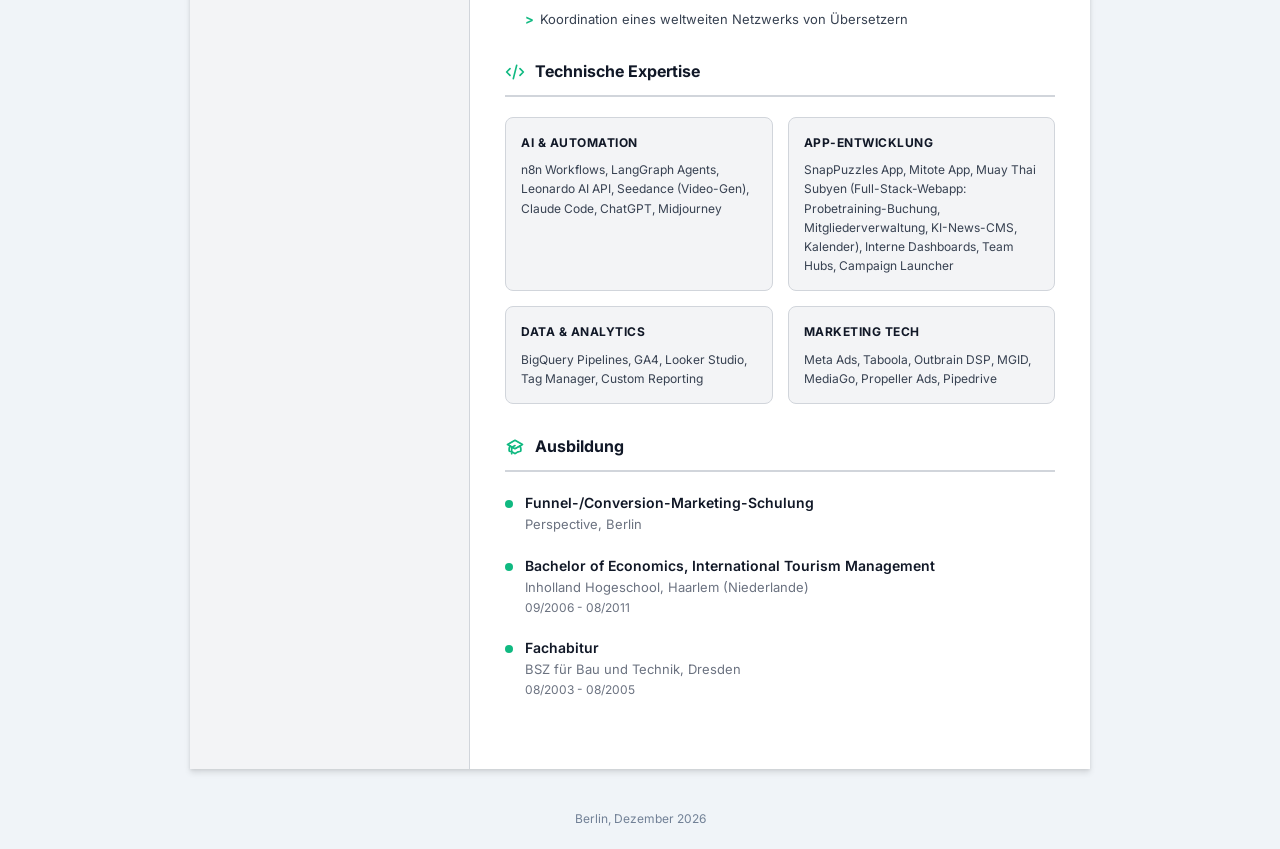
<file: index-mediabuying-de.html>
<!DOCTYPE html>
<html lang="de">
<head>
  <meta charset="UTF-8">
  <meta name="viewport" content="width=device-width, initial-scale=1.0">
  <title>Lebenslauf - Jan Rojek</title>
  <link rel="preconnect" href="https://fonts.googleapis.com">
  <link rel="preconnect" href="https://fonts.gstatic.com" crossorigin>
  <link href="https://fonts.googleapis.com/css2?family=Inter:wght@400;500;600;700&display=swap" rel="stylesheet">
  <link rel="stylesheet" href="styles.css">
  <link rel="stylesheet" href="print.css" media="print">
</head>
<body>
  <div class="cv-container">
    <!-- Sidebar -->
    <aside class="sidebar">
      <div class="photo-container">
        <img src="photo.jpg" alt="Jan Rojek" class="photo">
        <h1 class="name">Jan Rojek</h1>
        <p class="title">Head of Media Buying &amp; Performance Marketing</p>
      </div>

      <!-- Contact -->
      <div class="contact-section">
        <h2 class="section-title">Kontakt</h2>
        <div class="contact-item">
          <svg xmlns="http://www.w3.org/2000/svg" fill="none" viewBox="0 0 24 24" stroke="currentColor">
            <path stroke-linecap="round" stroke-linejoin="round" stroke-width="2" d="M17.657 16.657L13.414 20.9a1.998 1.998 0 01-2.827 0l-4.244-4.243a8 8 0 1111.314 0z" />
            <path stroke-linecap="round" stroke-linejoin="round" stroke-width="2" d="M15 11a3 3 0 11-6 0 3 3 0 016 0z" />
          </svg>
          <span>Letteallee 91, 13409 Berlin</span>
        </div>
        <div class="contact-item">
          <svg xmlns="http://www.w3.org/2000/svg" fill="none" viewBox="0 0 24 24" stroke="currentColor">
            <path stroke-linecap="round" stroke-linejoin="round" stroke-width="2" d="M3 5a2 2 0 012-2h3.28a1 1 0 01.948.684l1.498 4.493a1 1 0 01-.502 1.21l-2.257 1.13a11.042 11.042 0 005.516 5.516l1.13-2.257a1 1 0 011.21-.502l4.493 1.498a1 1 0 01.684.949V19a2 2 0 01-2 2h-1C9.716 21 3 14.284 3 6V5z" />
          </svg>
          <span>0176 31504123</span>
        </div>
        <div class="contact-item">
          <svg xmlns="http://www.w3.org/2000/svg" fill="none" viewBox="0 0 24 24" stroke="currentColor">
            <path stroke-linecap="round" stroke-linejoin="round" stroke-width="2" d="M3 8l7.89 5.26a2 2 0 002.22 0L21 8M5 19h14a2 2 0 002-2V7a2 2 0 00-2-2H5a2 2 0 00-2 2v10a2 2 0 002 2z" />
          </svg>
          <a href="mailto:jan@workwithjpr.com">jan@workwithjpr.com</a>
        </div>
        <div class="contact-item">
          <svg xmlns="http://www.w3.org/2000/svg" fill="none" viewBox="0 0 24 24" stroke="currentColor">
            <path stroke-linecap="round" stroke-linejoin="round" stroke-width="2" d="M21 12a9 9 0 01-9 9m9-9a9 9 0 00-9-9m9 9H3m9 9a9 9 0 01-9-9m9 9c1.657 0 3-4.03 3-9s-1.343-9-3-9m0 18c-1.657 0-3-4.03-3-9s1.343-9 3-9m-9 9a9 9 0 019-9" />
          </svg>
          <a href="https://www.linkedin.com/in/workwithjpr/" target="_blank">LinkedIn</a>
        </div>
      </div>

      <!-- Skills -->
      <div class="skills-section">
        <h2 class="section-title">Kernkompetenzen</h2>

        <div class="skill-category">
          <div class="skill-category-title">Marketing & Ads</div>
          <div class="skill-tags">
            <span class="skill-tag highlight">Meta Ads</span>
            <span class="skill-tag">Taboola</span>
            <span class="skill-tag">Outbrain</span>
            <span class="skill-tag">MGID</span>
            <span class="skill-tag">Programmatic</span>
          </div>
        </div>

        <div class="skill-category">
          <div class="skill-category-title">AI & Automation</div>
          <div class="skill-tags">
            <span class="skill-tag highlight">n8n</span>
            <span class="skill-tag highlight">Claude Code</span>
            <span class="skill-tag">ChatGPT</span>
            <span class="skill-tag">Midjourney</span>
            <span class="skill-tag">AI Agents</span>
          </div>
        </div>

        <div class="skill-category">
          <div class="skill-category-title">Data & Analytics</div>
          <div class="skill-tags">
            <span class="skill-tag">BigQuery</span>
            <span class="skill-tag">GA4</span>
            <span class="skill-tag">Looker Studio</span>
            <span class="skill-tag">Tag Manager</span>
          </div>
        </div>

        <div class="skill-category">
          <div class="skill-category-title">Creative & Design</div>
          <div class="skill-tags">
            <span class="skill-tag">Adobe CS</span>
            <span class="skill-tag">Photoshop</span>
            <span class="skill-tag">Illustrator</span>
            <span class="skill-tag">Video</span>
          </div>
        </div>
      </div>

      <!-- Languages -->
      <div class="skills-section">
        <h2 class="section-title">Sprachen</h2>
        <div class="language-item">
          <span class="language-name">Deutsch</span>
          <span style="font-size: 11px; color: var(--accent);">Muttersprache</span>
        </div>
        <div class="language-item">
          <span class="language-name">Englisch</span>
          <span style="font-size: 11px; color: var(--accent);">Verhandlungssicher</span>
        </div>
        <div class="language-item">
          <span class="language-name">Spanisch</span>
          <span style="font-size: 11px; color: var(--accent);">Verhandlungssicher</span>
        </div>
        <div class="language-item">
          <span class="language-name">Niederl.</span>
          <span style="font-size: 11px; color: var(--accent);">Gute Kenntnisse</span>
        </div>
        <div class="language-item">
          <span class="language-name">Franz.</span>
          <span style="font-size: 11px; color: var(--text-light);">Grundkenntnisse</span>
        </div>
      </div>

      <!-- Portfolio -->
      <div class="portfolio-section">
        <h2 class="section-title">Eigene Apps</h2>
        <div class="portfolio-links" style="flex-direction: column;">
          <a href="https://snappuzzles.app" target="_blank" class="portfolio-link">
            <svg xmlns="http://www.w3.org/2000/svg" fill="none" viewBox="0 0 24 24" stroke="currentColor">
              <path stroke-linecap="round" stroke-linejoin="round" stroke-width="2" d="M12 18h.01M8 21h8a2 2 0 002-2V5a2 2 0 00-2-2H8a2 2 0 00-2 2v14a2 2 0 002 2z" />
            </svg>
            SnapPuzzles
          </a>
          <a href="https://mitote.io" target="_blank" class="portfolio-link">
            <svg xmlns="http://www.w3.org/2000/svg" fill="none" viewBox="0 0 24 24" stroke="currentColor">
              <path stroke-linecap="round" stroke-linejoin="round" stroke-width="2" d="M12 18h.01M8 21h8a2 2 0 002-2V5a2 2 0 00-2-2H8a2 2 0 00-2 2v14a2 2 0 002 2z" />
            </svg>
            Mitote
          </a>
          <a href="https://muaythai-subyen.de" target="_blank" class="portfolio-link">
            <svg xmlns="http://www.w3.org/2000/svg" fill="none" viewBox="0 0 24 24" stroke="currentColor">
              <path stroke-linecap="round" stroke-linejoin="round" stroke-width="2" d="M12 18h.01M8 21h8a2 2 0 002-2V5a2 2 0 00-2-2H8a2 2 0 00-2 2v14a2 2 0 002 2z" />
            </svg>
            Muay Thai Subyen
          </a>
        </div>
      </div>
    </aside>

    <!-- Main Content -->
    <main class="main-content">
      <!-- Summary -->
      <div class="summary">
        Verantwortlicher Lead für <strong>Media Buying &amp; Performance Marketing</strong> mit <strong>7+ Jahren in der Steuerung von Performance-Marketing für die Gaming-Branche</strong>. Performance-Marketing-Agentur mit <strong>durchschnittlich rund 1,5&nbsp;Mio.&nbsp;€ Jahresumsatz</strong> aufgebaut und seit 2019 geführt. Tiefe <strong>Meta-Ads-Expertise (Kernkanal seit 2017)</strong>, ergänzt um Native &amp; Programmatic. Nachweislicher Erfolg: <strong>1.000+ Kampagnen für 142 Videospiele</strong>, <strong>200+ selbst gebaute Lead-Funnels</strong> und <strong>in Spitzenzeiten bis zu €200K/Monat Ad Spend</strong>. Kombiniere operatives Media-Buying-Know-how mit modernen <strong>AI/Automation-Skills</strong> (n8n, BigQuery, eigene Tools). <strong>In Berlin ansässig</strong>, fließend in Deutsch, Englisch und Spanisch.
      </div>

      <!-- Experience -->
      <section class="main-section">
        <h2 class="main-section-title">
          <svg xmlns="http://www.w3.org/2000/svg" fill="none" viewBox="0 0 24 24" stroke="currentColor">
            <path stroke-linecap="round" stroke-linejoin="round" stroke-width="2" d="M21 13.255A23.931 23.931 0 0112 15c-3.183 0-6.22-.62-9-1.745M16 6V4a2 2 0 00-2-2h-4a2 2 0 00-2 2v2m4 6h.01M5 20h14a2 2 0 002-2V8a2 2 0 00-2-2H5a2 2 0 00-2 2v10a2 2 0 002 2z" />
          </svg>
          Berufserfahrung
        </h2>

        <div class="experience-item">
          <div class="experience-header">
            <div>
              <div class="experience-title">Head of Media Buying &amp; Performance Marketing</div>
              <div class="experience-company">Nomads Digital, Berlin / Remote</div>
            </div>
            <span class="experience-date">05/2019 - heute</span>
          </div>
          <ul class="experience-highlights">
            <li><span class="highlight-metric">UA & Lead-Generation</span> für Top-Gaming-Studios: InnoGames (Forge of Empires, Elvenar), Plarium (Raid: Shadow Legends), FunPlus (State of Survival, Stormshot)</li>
            <li><span class="highlight-metric">1.000+ Kampagnen</span> für <span class="highlight-metric">142 Videospiele</span> gelauncht</li>
            <li><span class="highlight-metric">200+ Lead-Funnels &amp; Pre-Lander</span> selbst konzipiert und gebaut (Storytelling-Charaktere, A/B-getestet) zur Conversion-Optimierung der Paid-Kampagnen</li>
            <li><span class="highlight-metric">Meta Ads als Kernkanal</span>: jahrelange Skalierung von Lead-Gen-Kampagnen (Creative Testing, Funnel-Optimierung, CPA-Steuerung)</li>
            <li><span class="highlight-metric">in Spitzenzeiten bis zu €200K/Monat Ad Spend</span> über Meta, Taboola, Outbrain, MGID verwaltet</li>
            <li>Performance-Marketing-Agentur mit <span class="highlight-metric">durchschnittlich rund 1,5 Mio. € Jahresumsatz</span> aufgebaut und seit 2019 geführt</li>
            <li><span class="highlight-metric">5–6 Media Buyer</span> rekrutiert, trainiert und entwickelt; Design-Team von Grund auf aufgebaut; Team bis zu 12 Personen (Führung mit Business-Partner geteilt)</li>
            <li>Eigene <span class="highlight-metric">BigQuery Data Pipeline</span> entwickelt (10 Traffic-Quellen integriert)</li>
            <li><span class="highlight-metric">n8n Automation Workflows</span> für Campaign Launching, Buchhaltung, Reporting gebaut</li>
            <li><span class="highlight-metric">KI-Creative-Pipeline</span> gebaut: Creative Launcher über Leonardo-AI-API (automatisierte Bild-Creatives) und Video Launcher via LangGraph + Seedance (KI-generierte Videos mit automatischem Schnitt)</li>
            <li>Interne Tools entwickelt: Cashflow Dashboard, Team Performance Hub, Campaign Launcher</li>
          </ul>
        </div>

        <div class="experience-item">
          <div class="experience-header">
            <div>
              <div class="experience-title">Senior Sales Manager Mittelstand</div>
              <div class="experience-company">Ampere AG, Berlin</div>
            </div>
            <span class="experience-date">01/2017 - 05/2019</span>
          </div>
          <ul class="experience-highlights">
            <li>Lead-Generierung &amp; Interessentengewinnung für Industrie-/Gewerbekunden (Strom &amp; Gas)</li>
            <li>Akquiseprozess vollständig digitalisiert: Online-Bestellstrecke mit DocuSign aufgesetzt</li>
            <li>Erste Performance-Marketing- &amp; Funnel-Erfahrung (Beginn der Meta-Ads-Spezialisierung, vertieft via Funnel-Schulung bei Perspective, Berlin)</li>
            <li>Neukundenakquise (100%) im KMU-Bereich</li>
          </ul>
        </div>

        <div class="experience-item">
          <div class="experience-header">
            <div>
              <div class="experience-title">Sales Manager</div>
              <div class="experience-company">Ampere AG, Berlin</div>
            </div>
            <span class="experience-date">05/2015 - 12/2016</span>
          </div>
          <ul class="experience-highlights">
            <li>Neukundenakquise und Betreuung von Gewerbekunden im Mittelstand</li>
            <li>Auf- und Ausbau langfristiger Kundenbeziehungen</li>
          </ul>
        </div>

        <div class="experience-item">
          <div class="experience-header">
            <div>
              <div class="experience-title">Sales Manager</div>
              <div class="experience-company">Columba Online Identity Management AG, Berlin</div>
            </div>
            <span class="experience-date">07/2013 - 04/2015</span>
          </div>
          <ul class="experience-highlights">
            <li>Neukundenakquise B2B (100%)</li>
            <li>Überregionale Vermarktung des Produktportfolios</li>
            <li>Betreuung von Schlüsselkunden und Kooperationspartnern</li>
          </ul>
        </div>

        <div class="experience-item">
          <div class="experience-header">
            <div>
              <div class="experience-title">Projektmanager (freiberuflich)</div>
              <div class="experience-company">Fachübersetzungsdienst GmbH</div>
            </div>
            <span class="experience-date">10/2010 - 06/2013</span>
          </div>
          <ul class="experience-highlights">
            <li>Planung und Umsetzung von über 2.000 Fachübersetzungen</li>
            <li>Koordination eines weltweiten Netzwerks von Übersetzern</li>
          </ul>
        </div>
      </section>

      <!-- Tech Stack -->
      <section class="main-section">
        <h2 class="main-section-title">
          <svg xmlns="http://www.w3.org/2000/svg" fill="none" viewBox="0 0 24 24" stroke="currentColor">
            <path stroke-linecap="round" stroke-linejoin="round" stroke-width="2" d="M10 20l4-16m4 4l4 4-4 4M6 16l-4-4 4-4" />
          </svg>
          Technische Expertise
        </h2>
        <div class="tech-grid">
          <div class="tech-category">
            <div class="tech-category-title">AI & Automation</div>
            <div class="tech-list">n8n Workflows, LangGraph Agents, Leonardo AI API, Seedance (Video-Gen), Claude Code, ChatGPT, Midjourney</div>
          </div>
          <div class="tech-category">
            <div class="tech-category-title">App-Entwicklung</div>
            <div class="tech-list">SnapPuzzles App, Mitote App, Muay Thai Subyen (Full-Stack-Webapp: Probetraining-Buchung, Mitgliederverwaltung, KI-News-CMS, Kalender), Interne Dashboards, Team Hubs, Campaign Launcher</div>
          </div>
          <div class="tech-category">
            <div class="tech-category-title">Data & Analytics</div>
            <div class="tech-list">BigQuery Pipelines, GA4, Looker Studio, Tag Manager, Custom Reporting</div>
          </div>
          <div class="tech-category">
            <div class="tech-category-title">Marketing Tech</div>
            <div class="tech-list">Meta Ads, Taboola, Outbrain DSP, MGID, MediaGo, Propeller Ads, Pipedrive</div>
          </div>
        </div>
      </section>

      <!-- Education -->
      <section class="main-section">
        <h2 class="main-section-title">
          <svg xmlns="http://www.w3.org/2000/svg" fill="none" viewBox="0 0 24 24" stroke="currentColor">
            <path d="M12 14l9-5-9-5-9 5 9 5z" />
            <path d="M12 14l6.16-3.422a12.083 12.083 0 01.665 6.479A11.952 11.952 0 0012 20.055a11.952 11.952 0 00-6.824-2.998 12.078 12.078 0 01.665-6.479L12 14z" />
            <path stroke-linecap="round" stroke-linejoin="round" stroke-width="2" d="M12 14l9-5-9-5-9 5 9 5zm0 0l6.16-3.422a12.083 12.083 0 01.665 6.479A11.952 11.952 0 0012 20.055a11.952 11.952 0 00-6.824-2.998 12.078 12.078 0 01.665-6.479L12 14zm-4 6v-7.5l4-2.222" />
          </svg>
          Ausbildung
        </h2>

        <div class="education-item">
          <div class="education-degree">Funnel-/Conversion-Marketing-Schulung</div>
          <div class="education-school">Perspective, Berlin</div>
        </div>

        <div class="education-item">
          <div class="education-degree">Bachelor of Economics, International Tourism Management</div>
          <div class="education-school">Inholland Hogeschool, Haarlem (Niederlande)</div>
          <div class="education-date">09/2006 - 08/2011</div>
        </div>

        <div class="education-item">
          <div class="education-degree">Fachabitur</div>
          <div class="education-school">BSZ für Bau und Technik, Dresden</div>
          <div class="education-date">08/2003 - 08/2005</div>
        </div>
      </section>

    </main>
  </div>

  <footer style="text-align: center; padding: 20px; color: #718096; font-size: 12px;">
    Berlin, <span id="cv-date"></span>
  </footer>

  <!-- Download PDF Button (hidden in print) -->
  <button class="download-btn no-print" onclick="window.print()" aria-label="Lebenslauf als PDF herunterladen">
    <svg xmlns="http://www.w3.org/2000/svg" width="20" height="20" fill="none" viewBox="0 0 24 24" stroke="currentColor" stroke-width="2">
      <path stroke-linecap="round" stroke-linejoin="round" d="M4 16v2a2 2 0 002 2h12a2 2 0 002-2v-2M7 10l5 5 5-5M12 15V3" />
    </svg>
    <span>Als PDF herunterladen</span>
  </button>

  <script>
    // Set current date dynamically (German format)
    (function() {
      var months = ['Januar', 'Februar', 'März', 'April', 'Mai', 'Juni',
                    'Juli', 'August', 'September', 'Oktober', 'November', 'Dezember'];
      var now = new Date();
      document.getElementById('cv-date').textContent = months[now.getMonth()] + ' ' + now.getFullYear();

      // Update page title for PDF filename
      var origTitle = document.title;
      window.addEventListener('beforeprint', function() {
        var dateStr = now.toISOString().slice(0, 10); // YYYY-MM-DD
        document.title = 'Lebenslauf_Jan_Rojek_' + dateStr;
      });
      window.addEventListener('afterprint', function() {
        document.title = origTitle;
      });
    })();
  </script>
</body>
</html>
</file>
<file: styles-jpr-dark.css>
/* CV Stylesheet - Jan Rojek */
/* Modern, professional design with 2-column layout */

:root {
  /* JPR Consulting Palette (Dark Mode - Zinc Theme) */
  --primary: #ffffff; /* pure white */
  --primary-light: #f4f4f5; /* zinc-100 */
  --accent: #10b981; /* emerald-500 */
  --accent-light: #34d399; /* emerald-400 */
  --text: #a1a1aa; /* zinc-400 */
  --text-light: #71717a; /* zinc-500 */
  --bg: #09090b; /* zinc-950 */
  --bg-sidebar: #18181b; /* zinc-900 */
  --border: #27272a; /* zinc-800 */
  --success: #059669; /* emerald-600 */
}

* {
  margin: 0;
  padding: 0;
  box-sizing: border-box;
}

body {
  font-family: 'Inter', -apple-system, BlinkMacSystemFont, 'Segoe UI', Roboto, sans-serif;
  font-size: 14px;
  line-height: 1.6;
  color: var(--text);
  background: #000000;
}

.cv-container {
  max-width: 900px;
  margin: 20px auto;
  background: var(--bg);
  box-shadow: 0 4px 6px rgba(0, 0, 0, 0.1), 0 1px 3px rgba(0, 0, 0, 0.08);
  display: grid;
  grid-template-columns: 280px 1fr;
}

/* Sidebar */
.sidebar {
  background: var(--bg-sidebar);
  padding: 40px 25px;
  border-right: 1px solid var(--border);
}

/* Photo */
.photo-container {
  text-align: center;
  margin-bottom: 30px;
}

.photo {
  width: 160px;
  height: 160px;
  border-radius: 50%;
  object-fit: cover;
  border: 4px solid var(--primary-light);
  box-shadow: 0 4px 15px rgba(45, 55, 72, 0.2);
}

.name {
  font-size: 24px;
  font-weight: 700;
  color: var(--primary);
  margin-top: 15px;
  letter-spacing: -0.5px;
}

.title {
  font-size: 13px;
  color: var(--text-light);
  font-weight: 500;
  margin-top: 5px;
}

/* Contact Section */
.contact-section {
  margin-bottom: 25px;
}

.section-title {
  font-size: 11px;
  font-weight: 700;
  text-transform: uppercase;
  letter-spacing: 1.5px;
  color: var(--primary);
  margin-bottom: 15px;
  padding-bottom: 8px;
  border-bottom: 2px solid var(--accent);
}

.contact-item {
  display: flex;
  align-items: center;
  gap: 10px;
  margin-bottom: 10px;
  font-size: 13px;
  color: var(--text);
}

.contact-item svg {
  width: 16px;
  height: 16px;
  color: var(--primary-light);
  flex-shrink: 0;
}

.contact-item a {
  color: var(--accent);
  text-decoration: none;
}

.contact-item a:hover {
  text-decoration: underline;
}

/* Skills Section */
.skills-section {
  margin-bottom: 25px;
}

.skill-category {
  margin-bottom: 15px;
}

.skill-category-title {
  font-size: 12px;
  font-weight: 600;
  color: var(--primary);
  margin-bottom: 8px;
}

.skill-tags {
  display: flex;
  flex-wrap: wrap;
  gap: 6px;
}

.skill-tag {
  background: var(--bg-sidebar);
  border: 1px solid var(--border);
  color: var(--primary);
  padding: 4px 10px;
  border-radius: 12px;
  font-size: 11px;
  font-weight: 500;
}

.skill-tag.highlight {
  background: var(--accent);
}

/* Languages */
.language-item {
  display: flex;
  justify-content: space-between;
  align-items: center;
  margin-bottom: 8px;
  font-size: 13px;
}

.language-name {
  font-weight: 500;
}

.language-level {
  display: flex;
  gap: 3px;
}

.level-dot {
  width: 8px;
  height: 8px;
  border-radius: 50%;
  background: var(--border);
}

.level-dot.filled {
  background: var(--accent);
}

/* Main Content */
.main-content {
  padding: 40px 35px;
}

/* Summary */
.summary {
  background: linear-gradient(135deg, #18181b 0%, #09090b 100%);
  border: 1px solid var(--border);
  color: var(--primary);
  padding: 25px;
  border-radius: 8px;
  margin-bottom: 30px;
  font-size: 14px;
  line-height: 1.7;
}

.summary strong {
  color: var(--accent);
}

/* Main Sections */
.main-section {
  margin-bottom: 30px;
}

.main-section-title {
  font-size: 16px;
  font-weight: 700;
  color: var(--primary);
  margin-bottom: 20px;
  padding-bottom: 10px;
  border-bottom: 2px solid var(--border);
  display: flex;
  align-items: center;
  gap: 10px;
}

.main-section-title svg {
  width: 20px;
  height: 20px;
  color: var(--accent);
}

/* Experience Items */
.experience-item {
  margin-bottom: 25px;
  position: relative;
  padding-left: 20px;
}

.experience-item::before {
  content: '';
  position: absolute;
  left: 0;
  top: 8px;
  width: 8px;
  height: 8px;
  background: var(--accent);
  border-radius: 50%;
}

.experience-header {
  display: flex;
  justify-content: space-between;
  align-items: flex-start;
  flex-wrap: wrap;
  gap: 10px;
  margin-bottom: 8px;
}

.experience-title {
  font-size: 15px;
  font-weight: 700;
  color: var(--primary);
}

.experience-company {
  font-size: 13px;
  color: var(--text-light);
  font-weight: 500;
}

.experience-date {
  font-size: 12px;
  color: var(--text-light);
  background: var(--bg-sidebar);
  padding: 3px 10px;
  border-radius: 12px;
}

.experience-description {
  font-size: 13px;
  color: var(--text);
  margin-bottom: 10px;
}

.experience-highlights {
  list-style: none;
}

.experience-highlights li {
  position: relative;
  padding-left: 15px;
  margin-bottom: 6px;
  font-size: 13px;
  color: var(--text);
}

.experience-highlights li::before {
  content: '>';
  position: absolute;
  left: 0;
  color: var(--accent);
  font-weight: 700;
}

.highlight-metric {
  font-weight: 600;
  color: var(--primary);
}

/* KPI Badges */
.experience-kpi-badges {
  display: flex;
  flex-wrap: wrap;
  gap: 8px;
  margin-bottom: 15px;
}

.kpi-badge {
  background: #022c22;
  border: 1px solid #064e3b;
  border-radius: 6px;
  padding: 4px 10px;
  font-size: 11px;
  color: #34d399;
  font-weight: 700;
  display: inline-flex;
  align-items: center;
  gap: 4px;
}

.experience-highlights-group {
  margin-top: 10px;
}

.experience-highlights-title {
  font-size: 13px;
  font-weight: 700;
  color: var(--primary);
  margin-bottom: 5px;
}

.client-tags {
  display: flex;
  flex-wrap: wrap;
  gap: 6px;
  margin-top: 10px;
}

.client-tag {
  background: var(--bg-sidebar);
  border: 1px solid var(--border);
  padding: 3px 10px;
  border-radius: 12px;
  font-size: 11px;
  color: var(--text-light);
}

/* Education */
.education-item {
  margin-bottom: 20px;
  padding-left: 20px;
  position: relative;
}

.education-item::before {
  content: '';
  position: absolute;
  left: 0;
  top: 8px;
  width: 8px;
  height: 8px;
  background: var(--accent);
  border-radius: 50%;
}

.education-degree {
  font-size: 14px;
  font-weight: 600;
  color: var(--primary);
}

.education-school {
  font-size: 13px;
  color: var(--text-light);
}

.education-date {
  font-size: 12px;
  color: var(--text-light);
}

/* Portfolio Links */
.portfolio-section {
  margin-top: 20px;
}

.portfolio-links {
  display: flex;
  flex-wrap: wrap;
  gap: 10px;
}

.portfolio-link {
  display: inline-flex;
  align-items: center;
  gap: 6px;
  background: var(--bg-sidebar);
  border: 1px solid var(--border);
  padding: 8px 15px;
  border-radius: 6px;
  font-size: 12px;
  color: var(--accent);
  text-decoration: none;
  transition: all 0.2s;
}

.portfolio-link:hover {
  background: var(--accent);
  color: white;
  border-color: var(--accent);
}

.portfolio-link svg {
  width: 14px;
  height: 14px;
}

/* Portfolio Card */
.portfolio-card {
  display: flex;
  flex-direction: column;
  background: var(--bg);
  border: 1px solid var(--border);
  padding: 12px 15px;
  border-radius: 8px;
  text-decoration: none;
  transition: all 0.2s;
  box-shadow: 0 1px 2px rgba(0,0,0,0.05);
}

.portfolio-card:hover {
  border-color: var(--accent);
  box-shadow: 0 4px 6px rgba(6, 182, 212, 0.1);
  transform: translateY(-1px);
}

.portfolio-card-header {
  display: flex;
  align-items: center;
  gap: 6px;
  color: var(--accent);
  font-weight: 600;
  font-size: 13px;
  margin-bottom: 6px;
}

.portfolio-card-header svg {
  width: 16px;
  height: 16px;
}

.portfolio-desc {
  font-size: 11px;
  line-height: 1.5;
  color: var(--text);
  padding: 0;
  margin: 0;
}

/* Tech Stack Grid */
.tech-grid {
  display: grid;
  grid-template-columns: repeat(2, 1fr);
  gap: 15px;
  margin-top: 15px;
}

.tech-category {
  background: var(--bg-sidebar);
  padding: 15px;
  border-radius: 8px;
  border: 1px solid var(--border);
}

.tech-category.wide {
  grid-column: 1 / -1;
}

.tech-category-title {
  font-size: 12px;
  font-weight: 700;
  color: var(--primary);
  margin-bottom: 8px;
  text-transform: uppercase;
  letter-spacing: 0.5px;
}

.tech-list {
  font-size: 12px;
  color: var(--text);
  line-height: 1.6;
}

/* Mobile Responsive Styles */
@media (max-width: 768px) {
  body {
    background: var(--bg);
  }

  .cv-container {
    display: block;
    margin: 0;
    box-shadow: none;
  }

  .sidebar {
    padding: 30px 20px;
    border-right: none;
    border-bottom: 1px solid var(--border);
  }

  .photo-container {
    margin-bottom: 25px;
  }

  .photo {
    width: 120px;
    height: 120px;
  }

  .name {
    font-size: 22px;
  }

  .contact-section {
    margin-bottom: 20px;
  }

  .contact-item {
    font-size: 12px;
    margin-bottom: 8px;
  }

  .skill-category {
    margin-bottom: 12px;
  }

  .skill-tag {
    font-size: 10px;
    padding: 3px 8px;
  }

  .language-item {
    font-size: 12px;
  }

  .main-content {
    padding: 25px 20px;
  }

  .summary {
    padding: 20px;
    font-size: 13px;
    margin-bottom: 25px;
  }

  .main-section {
    margin-bottom: 25px;
  }

  .main-section-title {
    font-size: 15px;
    margin-bottom: 15px;
  }

  .experience-item {
    margin-bottom: 20px;
    padding-left: 15px;
  }

  .experience-header {
    flex-direction: column;
    gap: 5px;
  }

  .experience-title {
    font-size: 14px;
  }

  .experience-company {
    font-size: 12px;
  }

  .experience-date {
    font-size: 11px;
    align-self: flex-start;
  }

  .experience-highlights li {
    font-size: 12px;
    margin-bottom: 5px;
  }

  .tech-grid {
    grid-template-columns: 1fr;
    gap: 10px;
  }

  .tech-category {
    padding: 12px;
  }

  .tech-category-title {
    font-size: 11px;
  }

  .tech-list {
    font-size: 11px;
  }

  .education-item {
    margin-bottom: 15px;
    padding-left: 15px;
  }

  .education-degree {
    font-size: 13px;
  }

  .education-school {
    font-size: 12px;
  }

  .portfolio-link {
    font-size: 11px;
    padding: 6px 12px;
  }
}

/* Small phones */
@media (max-width: 400px) {
  .sidebar {
    padding: 25px 15px;
  }

  .main-content {
    padding: 20px 15px;
  }

  .photo {
    width: 100px;
    height: 100px;
  }

  .name {
    font-size: 20px;
  }

  .summary {
    padding: 15px;
    font-size: 12px;
  }
}

/* ===== Download PDF Button ===== */
.download-btn {
  position: fixed;
  bottom: 24px;
  right: 24px;
  display: inline-flex;
  align-items: center;
  gap: 8px;
  padding: 12px 20px;
  background: var(--accent);
  color: #ffffff;
  border: none;
  border-radius: 999px;
  font-family: 'Inter', sans-serif;
  font-size: 14px;
  font-weight: 600;
  cursor: pointer;
  box-shadow: 0 4px 14px rgba(49, 130, 206, 0.3), 0 2px 4px rgba(0, 0, 0, 0.08);
  transition: transform 0.15s ease, box-shadow 0.15s ease, background 0.15s ease;
  z-index: 1000;
}

.download-btn:hover {
  background: #2c5aa0;
  transform: translateY(-1px);
  box-shadow: 0 6px 18px rgba(49, 130, 206, 0.4), 0 2px 4px rgba(0, 0, 0, 0.08);
}

.download-btn:active {
  transform: translateY(0);
}

.download-btn svg {
  flex-shrink: 0;
}

@media (max-width: 600px) {
  .download-btn {
    bottom: 16px;
    right: 16px;
    padding: 10px 16px;
    font-size: 13px;
  }

  .download-btn span {
    display: none;
  }
}
</file>
<file: print.css>
/* Print Stylesheet for CV - Jan Rojek */
/* Optimized for A4 PDF export */

@media print {
  @page {
    size: A4;
    margin: 6mm 5mm;
  }

  html, body {
    margin: 0 !important;
    padding: 0 !important;
  }

  * {
    -webkit-print-color-adjust: exact !important;
    print-color-adjust: exact !important;
    color-adjust: exact !important;
  }

  /* Hide download button and other non-print elements — triple safety */
  .no-print,
  .download-btn,
  button.download-btn,
  .download-btn * {
    display: none !important;
    visibility: hidden !important;
    opacity: 0 !important;
    position: absolute !important;
    left: -99999px !important;
    width: 0 !important;
    height: 0 !important;
    overflow: hidden !important;
  }

  body {
    background: white !important;
    font-size: 10px;
    line-height: 1.35;
    height: 100%;
  }

  .cv-container {
    max-width: 100%;
    margin: 0;
    box-shadow: none;
    display: grid;
    grid-template-columns: 210px 1fr;
    min-height: 100vh;
    page-break-inside: avoid;
    break-inside: avoid;
  }

  /* Sidebar */
  .sidebar {
    background: #f4f4f5 !important;
    padding: 15px 15px;
    border-right: 1px solid #e2e8f0;
  }

  .photo-container {
    margin-bottom: 12px !important;
  }

  .photo {
    width: 95px;
    height: 95px;
    border: 2px solid #27272a;
  }

  .name {
    font-size: 15px;
    margin-top: 8px;
  }

  .title {
    font-size: 9px;
  }

  .contact-section,
  .skills-section,
  .languages-section,
  .portfolio-section {
    margin-bottom: 12px !important;
  }

  .section-title {
    font-size: 8px;
    margin-bottom: 6px;
    padding-bottom: 3px;
  }

  .contact-item {
    font-size: 9px;
    margin-bottom: 3px;
    gap: 5px;
  }

  .contact-item svg {
    width: 10px;
    height: 10px;
  }

  .skill-category {
    margin-bottom: 6px;
  }

  .skill-category-title {
    font-size: 8px;
    margin-bottom: 3px;
  }

  .skill-tags {
    gap: 3px;
  }

  .skill-tag {
    padding: 1px 5px;
    font-size: 7px;
    border-radius: 6px;
  }

  .language-item {
    font-size: 9px;
    margin-bottom: 3px;
  }

  .level-dot {
    width: 5px;
    height: 5px;
  }

  .portfolio-link {
    padding: 3px 8px;
    font-size: 8px;
    margin-bottom: 3px;
  }

  .portfolio-link svg {
    width: 9px;
    height: 9px;
  }

  .portfolio-desc {
    font-size: 8px !important;
    line-height: 1.35 !important;
    padding: 2px 2px 0 2px !important;
    margin-top: -1px !important;
  }

  /* Main Content */
  .main-content {
    padding: 15px 22px;
  }

  .summary {
    padding: 10px 12px;
    font-size: 10px;
    line-height: 1.45;
    margin-bottom: 8px;
    border-radius: 5px;
    background: linear-gradient(135deg, #18181b 0%, #09090b 100%) !important;
    color: white !important;
  }

  .summary strong {
    color: #10b981 !important;
  }

  .main-section {
    margin-bottom: 8px;
  }

  .main-section-title {
    font-size: 11px;
    margin-bottom: 7px;
    padding-bottom: 4px;
    gap: 5px;
  }

  .main-section-title svg {
    width: 13px;
    height: 13px;
  }

  .experience-item {
    margin-bottom: 5px;
    padding-left: 12px;
  }

  .experience-item::before {
    width: 5px;
    height: 5px;
    top: 5px;
  }

  .experience-title {
    font-size: 11px;
  }

  .experience-company {
    font-size: 9px;
  }

  .experience-date {
    font-size: 8px;
    padding: 1px 5px;
  }

  .experience-highlights {
    margin-top: 3px;
  }

  .experience-highlights li {
    position: relative;
    font-size: 9px;
    margin-bottom: 1px;
    padding-left: 10px;
    line-height: 1.35;
  }

  .experience-highlights li::before {
    position: absolute;
    left: 0;
    top: 0;
    font-size: 10px;
  }

  .client-tags {
    gap: 4px;
    margin-top: 6px;
  }

  .client-tag {
    padding: 2px 6px;
    font-size: 8px;
  }

  .tech-grid {
    grid-template-columns: repeat(2, 1fr);
    gap: 8px;
    margin-top: 6px;
  }

  .tech-category {
    padding: 10px;
    border-radius: 6px;
  }

  .tech-category.wide {
    grid-column: 1 / -1;
  }

  .tech-category-title {
    font-size: 9px;
    margin-bottom: 5px;
  }

  .tech-list {
    font-size: 9px;
    line-height: 1.4;
  }

  .education-item {
    margin-bottom: 6px;
    padding-left: 15px;
  }

  .education-item::before {
    width: 6px;
    height: 6px;
    top: 6px;
  }

  .education-degree {
    font-size: 11px;
  }

  .education-school {
    font-size: 10px;
  }

  .education-date {
    font-size: 9px;
  }

  /* Hide Footer entirely in print to prevent it from dragging the page height down */
  footer {
    display: none !important;
  }

  /* Avoid page breaks inside elements */
  .experience-item,
  .education-item,
  .tech-category,
  .summary {
    break-inside: avoid;
    page-break-inside: avoid;
  }

  /* Ensure links are visible */
  a {
    text-decoration: none;
  }

  /* Remove link hover effects */
  .portfolio-link:hover {
    background: #f4f4f5 !important;
    color: #10b981 !important;
    border-color: #e4e4e7 !important;
  }
}

/* High-quality print */
@media print and (min-resolution: 300dpi) {
  .photo {
    image-rendering: high-quality;
  }
}
</file>
<file: styles-jpr.css>
/* CV Stylesheet - Jan Rojek */
/* Modern, professional design with 2-column layout */

:root {
  /* JPR Consulting Palette */
  --primary: #111827; /* gray-900 */
  --primary-light: #1f2937; /* gray-800 */
  --accent: #10b981; /* emerald-500 (grünlich) */
  --accent-light: #34d399; /* emerald-400 */
  --text: #374151; /* gray-700 */
  --text-light: #6b7280; /* gray-500 */
  --bg: #ffffff;
  --bg-sidebar: #f3f4f6; /* gray-100 */
  --border: #d1d5db; /* gray-300 */
  --success: #059669; /* emerald-600 */
}

* {
  margin: 0;
  padding: 0;
  box-sizing: border-box;
}

body {
  font-family: 'Inter', -apple-system, BlinkMacSystemFont, 'Segoe UI', Roboto, sans-serif;
  font-size: 14px;
  line-height: 1.6;
  color: var(--text);
  background: #f0f4f8;
}

.cv-container {
  max-width: 900px;
  margin: 20px auto;
  background: var(--bg);
  box-shadow: 0 4px 6px rgba(0, 0, 0, 0.1), 0 1px 3px rgba(0, 0, 0, 0.08);
  display: grid;
  grid-template-columns: 280px 1fr;
}

/* Sidebar */
.sidebar {
  background: var(--bg-sidebar);
  padding: 40px 25px;
  border-right: 1px solid var(--border);
}

/* Photo */
.photo-container {
  text-align: center;
  margin-bottom: 30px;
}

.photo {
  width: 160px;
  height: 160px;
  border-radius: 50%;
  object-fit: cover;
  border: 4px solid var(--primary-light);
  box-shadow: 0 4px 15px rgba(45, 55, 72, 0.2);
}

.name {
  font-size: 24px;
  font-weight: 700;
  color: var(--primary);
  margin-top: 15px;
  letter-spacing: -0.5px;
}

.title {
  font-size: 13px;
  color: var(--text-light);
  font-weight: 500;
  margin-top: 5px;
}

/* Contact Section */
.contact-section {
  margin-bottom: 25px;
}

.section-title {
  font-size: 11px;
  font-weight: 700;
  text-transform: uppercase;
  letter-spacing: 1.5px;
  color: var(--primary);
  margin-bottom: 15px;
  padding-bottom: 8px;
  border-bottom: 2px solid var(--accent);
}

.contact-item {
  display: flex;
  align-items: center;
  gap: 10px;
  margin-bottom: 10px;
  font-size: 13px;
  color: var(--text);
}

.contact-item svg {
  width: 16px;
  height: 16px;
  color: var(--primary-light);
  flex-shrink: 0;
}

.contact-item a {
  color: var(--accent);
  text-decoration: none;
}

.contact-item a:hover {
  text-decoration: underline;
}

/* Skills Section */
.skills-section {
  margin-bottom: 25px;
}

.skill-category {
  margin-bottom: 15px;
}

.skill-category-title {
  font-size: 12px;
  font-weight: 600;
  color: var(--primary);
  margin-bottom: 8px;
}

.skill-tags {
  display: flex;
  flex-wrap: wrap;
  gap: 6px;
}

.skill-tag {
  background: var(--primary);
  color: white;
  padding: 4px 10px;
  border-radius: 12px;
  font-size: 11px;
  font-weight: 500;
}

.skill-tag.highlight {
  background: var(--accent);
}

/* Languages */
.language-item {
  display: flex;
  justify-content: space-between;
  align-items: center;
  margin-bottom: 8px;
  font-size: 13px;
}

.language-name {
  font-weight: 500;
}

.language-level {
  display: flex;
  gap: 3px;
}

.level-dot {
  width: 8px;
  height: 8px;
  border-radius: 50%;
  background: var(--border);
}

.level-dot.filled {
  background: var(--accent);
}

/* Main Content */
.main-content {
  padding: 40px 35px;
}

/* Summary */
.summary {
  background: linear-gradient(135deg, var(--primary) 0%, var(--primary-light) 100%);
  color: white;
  padding: 25px;
  border-radius: 8px;
  margin-bottom: 30px;
  font-size: 14px;
  line-height: 1.7;
}

.summary strong {
  color: var(--accent-light);
}

/* Main Sections */
.main-section {
  margin-bottom: 30px;
}

.main-section-title {
  font-size: 16px;
  font-weight: 700;
  color: var(--primary);
  margin-bottom: 20px;
  padding-bottom: 10px;
  border-bottom: 2px solid var(--border);
  display: flex;
  align-items: center;
  gap: 10px;
}

.main-section-title svg {
  width: 20px;
  height: 20px;
  color: var(--accent);
}

/* Experience Items */
.experience-item {
  margin-bottom: 25px;
  position: relative;
  padding-left: 20px;
}

.experience-item::before {
  content: '';
  position: absolute;
  left: 0;
  top: 8px;
  width: 8px;
  height: 8px;
  background: var(--accent);
  border-radius: 50%;
}

.experience-header {
  display: flex;
  justify-content: space-between;
  align-items: flex-start;
  flex-wrap: wrap;
  gap: 10px;
  margin-bottom: 8px;
}

.experience-title {
  font-size: 15px;
  font-weight: 700;
  color: var(--primary);
}

.experience-company {
  font-size: 13px;
  color: var(--text-light);
  font-weight: 500;
}

.experience-date {
  font-size: 12px;
  color: var(--text-light);
  background: var(--bg-sidebar);
  padding: 3px 10px;
  border-radius: 12px;
}

.experience-description {
  font-size: 13px;
  color: var(--text);
  margin-bottom: 10px;
}

.experience-highlights {
  list-style: none;
}

.experience-highlights li {
  position: relative;
  padding-left: 15px;
  margin-bottom: 6px;
  font-size: 13px;
  color: var(--text);
}

.experience-highlights li::before {
  content: '>';
  position: absolute;
  left: 0;
  color: var(--accent);
  font-weight: 700;
}

.highlight-metric {
  font-weight: 600;
  color: var(--primary);
}

/* KPI Badges */
.experience-kpi-badges {
  display: flex;
  flex-wrap: wrap;
  gap: 8px;
  margin-bottom: 15px;
}

.kpi-badge {
  background: #ecfdf5; /* emerald-50 */
  border: 1px solid #a7f3d0; /* emerald-200 */
  border-radius: 6px;
  padding: 4px 10px;
  font-size: 11px;
  color: #047857; /* emerald-700 */
  font-weight: 700;
  display: inline-flex;
  align-items: center;
  gap: 4px;
}

.experience-highlights-group {
  margin-top: 10px;
}

.experience-highlights-title {
  font-size: 13px;
  font-weight: 700;
  color: var(--primary);
  margin-bottom: 5px;
}

.client-tags {
  display: flex;
  flex-wrap: wrap;
  gap: 6px;
  margin-top: 10px;
}

.client-tag {
  background: var(--bg-sidebar);
  border: 1px solid var(--border);
  padding: 3px 10px;
  border-radius: 12px;
  font-size: 11px;
  color: var(--text-light);
}

/* Education */
.education-item {
  margin-bottom: 20px;
  padding-left: 20px;
  position: relative;
}

.education-item::before {
  content: '';
  position: absolute;
  left: 0;
  top: 8px;
  width: 8px;
  height: 8px;
  background: var(--accent);
  border-radius: 50%;
}

.education-degree {
  font-size: 14px;
  font-weight: 600;
  color: var(--primary);
}

.education-school {
  font-size: 13px;
  color: var(--text-light);
}

.education-date {
  font-size: 12px;
  color: var(--text-light);
}

/* Portfolio Links */
.portfolio-section {
  margin-top: 20px;
}

.portfolio-links {
  display: flex;
  flex-wrap: wrap;
  gap: 10px;
}

.portfolio-link {
  display: inline-flex;
  align-items: center;
  gap: 6px;
  background: var(--bg-sidebar);
  border: 1px solid var(--border);
  padding: 8px 15px;
  border-radius: 6px;
  font-size: 12px;
  color: var(--accent);
  text-decoration: none;
  transition: all 0.2s;
}

.portfolio-link:hover {
  background: var(--accent);
  color: white;
  border-color: var(--accent);
}

.portfolio-link svg {
  width: 14px;
  height: 14px;
}

/* Portfolio Card */
.portfolio-card {
  display: flex;
  flex-direction: column;
  background: var(--bg);
  border: 1px solid var(--border);
  padding: 12px 15px;
  border-radius: 8px;
  text-decoration: none;
  transition: all 0.2s;
  box-shadow: 0 1px 2px rgba(0,0,0,0.05);
}

.portfolio-card:hover {
  border-color: var(--accent);
  box-shadow: 0 4px 6px rgba(6, 182, 212, 0.1);
  transform: translateY(-1px);
}

.portfolio-card-header {
  display: flex;
  align-items: center;
  gap: 6px;
  color: var(--accent);
  font-weight: 600;
  font-size: 13px;
  margin-bottom: 6px;
}

.portfolio-card-header svg {
  width: 16px;
  height: 16px;
}

.portfolio-desc {
  font-size: 11px;
  line-height: 1.5;
  color: var(--text);
  padding: 0;
  margin: 0;
}

/* Tech Stack Grid */
.tech-grid {
  display: grid;
  grid-template-columns: repeat(2, 1fr);
  gap: 15px;
  margin-top: 15px;
}

.tech-category {
  background: var(--bg-sidebar);
  padding: 15px;
  border-radius: 8px;
  border: 1px solid var(--border);
}

.tech-category.wide {
  grid-column: 1 / -1;
}

.tech-category-title {
  font-size: 12px;
  font-weight: 700;
  color: var(--primary);
  margin-bottom: 8px;
  text-transform: uppercase;
  letter-spacing: 0.5px;
}

.tech-list {
  font-size: 12px;
  color: var(--text);
  line-height: 1.6;
}

/* Mobile Responsive Styles */
@media (max-width: 768px) {
  body {
    background: var(--bg);
  }

  .cv-container {
    display: block;
    margin: 0;
    box-shadow: none;
  }

  .sidebar {
    padding: 30px 20px;
    border-right: none;
    border-bottom: 1px solid var(--border);
  }

  .photo-container {
    margin-bottom: 25px;
  }

  .photo {
    width: 120px;
    height: 120px;
  }

  .name {
    font-size: 22px;
  }

  .contact-section {
    margin-bottom: 20px;
  }

  .contact-item {
    font-size: 12px;
    margin-bottom: 8px;
  }

  .skill-category {
    margin-bottom: 12px;
  }

  .skill-tag {
    font-size: 10px;
    padding: 3px 8px;
  }

  .language-item {
    font-size: 12px;
  }

  .main-content {
    padding: 25px 20px;
  }

  .summary {
    padding: 20px;
    font-size: 13px;
    margin-bottom: 25px;
  }

  .main-section {
    margin-bottom: 25px;
  }

  .main-section-title {
    font-size: 15px;
    margin-bottom: 15px;
  }

  .experience-item {
    margin-bottom: 20px;
    padding-left: 15px;
  }

  .experience-header {
    flex-direction: column;
    gap: 5px;
  }

  .experience-title {
    font-size: 14px;
  }

  .experience-company {
    font-size: 12px;
  }

  .experience-date {
    font-size: 11px;
    align-self: flex-start;
  }

  .experience-highlights li {
    font-size: 12px;
    margin-bottom: 5px;
  }

  .tech-grid {
    grid-template-columns: 1fr;
    gap: 10px;
  }

  .tech-category {
    padding: 12px;
  }

  .tech-category-title {
    font-size: 11px;
  }

  .tech-list {
    font-size: 11px;
  }

  .education-item {
    margin-bottom: 15px;
    padding-left: 15px;
  }

  .education-degree {
    font-size: 13px;
  }

  .education-school {
    font-size: 12px;
  }

  .portfolio-link {
    font-size: 11px;
    padding: 6px 12px;
  }
}

/* Small phones */
@media (max-width: 400px) {
  .sidebar {
    padding: 25px 15px;
  }

  .main-content {
    padding: 20px 15px;
  }

  .photo {
    width: 100px;
    height: 100px;
  }

  .name {
    font-size: 20px;
  }

  .summary {
    padding: 15px;
    font-size: 12px;
  }
}

/* ===== Download PDF Button ===== */
.download-btn {
  position: fixed;
  bottom: 24px;
  right: 24px;
  display: inline-flex;
  align-items: center;
  gap: 8px;
  padding: 12px 20px;
  background: var(--accent);
  color: #ffffff;
  border: none;
  border-radius: 999px;
  font-family: 'Inter', sans-serif;
  font-size: 14px;
  font-weight: 600;
  cursor: pointer;
  box-shadow: 0 4px 14px rgba(49, 130, 206, 0.3), 0 2px 4px rgba(0, 0, 0, 0.08);
  transition: transform 0.15s ease, box-shadow 0.15s ease, background 0.15s ease;
  z-index: 1000;
}

.download-btn:hover {
  background: #2c5aa0;
  transform: translateY(-1px);
  box-shadow: 0 6px 18px rgba(49, 130, 206, 0.4), 0 2px 4px rgba(0, 0, 0, 0.08);
}

.download-btn:active {
  transform: translateY(0);
}

.download-btn svg {
  flex-shrink: 0;
}

@media (max-width: 600px) {
  .download-btn {
    bottom: 16px;
    right: 16px;
    padding: 10px 16px;
    font-size: 13px;
  }

  .download-btn span {
    display: none;
  }
}

@media print {
  .download-btn, .no-print {
    display: none !important;
    opacity: 0 !important;
    visibility: hidden !important;
  }
}
</file>
<file: styles.css>
/* CV Stylesheet - Jan Rojek */
/* Modern, professional design with 2-column layout */

:root {
  /* JPR Consulting Palette */
  --primary: #111827; /* gray-900 */
  --primary-light: #1f2937; /* gray-800 */
  --accent: #10b981; /* emerald-500 (grünlich) */
  --accent-light: #34d399; /* emerald-400 */
  --text: #374151; /* gray-700 */
  --text-light: #6b7280; /* gray-500 */
  --bg: #ffffff;
  --bg-sidebar: #f3f4f6; /* gray-100 */
  --border: #d1d5db; /* gray-300 */
  --success: #059669; /* emerald-600 */
}

* {
  margin: 0;
  padding: 0;
  box-sizing: border-box;
}

body {
  font-family: 'Inter', -apple-system, BlinkMacSystemFont, 'Segoe UI', Roboto, sans-serif;
  font-size: 14px;
  line-height: 1.6;
  color: var(--text);
  background: #f0f4f8;
}

.cv-container {
  max-width: 900px;
  margin: 20px auto;
  background: var(--bg);
  box-shadow: 0 4px 6px rgba(0, 0, 0, 0.1), 0 1px 3px rgba(0, 0, 0, 0.08);
  display: grid;
  grid-template-columns: 280px 1fr;
}

/* Sidebar */
.sidebar {
  background: var(--bg-sidebar);
  padding: 40px 25px;
  border-right: 1px solid var(--border);
}

/* Photo */
.photo-container {
  text-align: center;
  margin-bottom: 30px;
}

.photo {
  width: 160px;
  height: 160px;
  border-radius: 50%;
  object-fit: cover;
  border: 4px solid var(--primary-light);
  box-shadow: 0 4px 15px rgba(45, 55, 72, 0.2);
}

.name {
  font-size: 24px;
  font-weight: 700;
  color: var(--primary);
  margin-top: 15px;
  letter-spacing: -0.5px;
}

.title {
  font-size: 13px;
  color: var(--text-light);
  font-weight: 500;
  margin-top: 5px;
}

/* Contact Section */
.contact-section {
  margin-bottom: 25px;
}

.section-title {
  font-size: 11px;
  font-weight: 700;
  text-transform: uppercase;
  letter-spacing: 1.5px;
  color: var(--primary);
  margin-bottom: 15px;
  padding-bottom: 8px;
  border-bottom: 2px solid var(--accent);
}

.contact-item {
  display: flex;
  align-items: center;
  gap: 10px;
  margin-bottom: 10px;
  font-size: 13px;
  color: var(--text);
}

.contact-item svg {
  width: 16px;
  height: 16px;
  color: var(--primary-light);
  flex-shrink: 0;
}

.contact-item a {
  color: var(--accent);
  text-decoration: none;
}

.contact-item a:hover {
  text-decoration: underline;
}

/* Skills Section */
.skills-section {
  margin-bottom: 25px;
}

.skill-category {
  margin-bottom: 15px;
}

.skill-category-title {
  font-size: 12px;
  font-weight: 600;
  color: var(--primary);
  margin-bottom: 8px;
}

.skill-tags {
  display: flex;
  flex-wrap: wrap;
  gap: 6px;
}

.skill-tag {
  background: var(--primary);
  color: white;
  padding: 4px 10px;
  border-radius: 12px;
  font-size: 11px;
  font-weight: 500;
}

.skill-tag.highlight {
  background: var(--accent);
}

/* Languages */
.language-item {
  display: flex;
  justify-content: space-between;
  align-items: center;
  margin-bottom: 8px;
  font-size: 13px;
}

.language-name {
  font-weight: 500;
}

.language-level {
  display: flex;
  gap: 3px;
}

.level-dot {
  width: 8px;
  height: 8px;
  border-radius: 50%;
  background: var(--border);
}

.level-dot.filled {
  background: var(--accent);
}

/* Main Content */
.main-content {
  padding: 40px 35px;
}

/* Summary */
.summary {
  background: linear-gradient(135deg, var(--primary) 0%, var(--primary-light) 100%);
  color: white;
  padding: 25px;
  border-radius: 8px;
  margin-bottom: 30px;
  font-size: 14px;
  line-height: 1.7;
}

.summary strong {
  color: var(--accent-light);
}

/* Main Sections */
.main-section {
  margin-bottom: 30px;
}

.main-section-title {
  font-size: 16px;
  font-weight: 700;
  color: var(--primary);
  margin-bottom: 20px;
  padding-bottom: 10px;
  border-bottom: 2px solid var(--border);
  display: flex;
  align-items: center;
  gap: 10px;
}

.main-section-title svg {
  width: 20px;
  height: 20px;
  color: var(--accent);
}

/* Experience Items */
.experience-item {
  margin-bottom: 25px;
  position: relative;
  padding-left: 20px;
}

.experience-item::before {
  content: '';
  position: absolute;
  left: 0;
  top: 8px;
  width: 8px;
  height: 8px;
  background: var(--accent);
  border-radius: 50%;
}

.experience-header {
  display: flex;
  justify-content: space-between;
  align-items: flex-start;
  flex-wrap: wrap;
  gap: 10px;
  margin-bottom: 8px;
}

.experience-title {
  font-size: 15px;
  font-weight: 700;
  color: var(--primary);
}

.experience-company {
  font-size: 13px;
  color: var(--text-light);
  font-weight: 500;
}

.experience-date {
  font-size: 12px;
  color: var(--text-light);
  background: var(--bg-sidebar);
  padding: 3px 10px;
  border-radius: 12px;
}

.experience-description {
  font-size: 13px;
  color: var(--text);
  margin-bottom: 10px;
}

.experience-highlights {
  list-style: none;
}

.experience-highlights li {
  position: relative;
  padding-left: 15px;
  margin-bottom: 6px;
  font-size: 13px;
  color: var(--text);
}

.experience-highlights li::before {
  content: '>';
  position: absolute;
  left: 0;
  color: var(--accent);
  font-weight: 700;
}

.highlight-metric {
  font-weight: 600;
  color: var(--primary);
}

/* KPI Badges */
.experience-kpi-badges {
  display: flex;
  flex-wrap: wrap;
  gap: 8px;
  margin-bottom: 15px;
}

.kpi-badge {
  background: #ecfdf5; /* emerald-50 */
  border: 1px solid #a7f3d0; /* emerald-200 */
  border-radius: 6px;
  padding: 4px 10px;
  font-size: 11px;
  color: #047857; /* emerald-700 */
  font-weight: 700;
  display: inline-flex;
  align-items: center;
  gap: 4px;
}

.experience-highlights-group {
  margin-top: 10px;
}

.experience-highlights-title {
  font-size: 13px;
  font-weight: 700;
  color: var(--primary);
  margin-bottom: 5px;
}

.client-tags {
  display: flex;
  flex-wrap: wrap;
  gap: 6px;
  margin-top: 10px;
}

.client-tag {
  background: var(--bg-sidebar);
  border: 1px solid var(--border);
  padding: 3px 10px;
  border-radius: 12px;
  font-size: 11px;
  color: var(--text-light);
}

/* Education */
.education-item {
  margin-bottom: 20px;
  padding-left: 20px;
  position: relative;
}

.education-item::before {
  content: '';
  position: absolute;
  left: 0;
  top: 8px;
  width: 8px;
  height: 8px;
  background: var(--accent);
  border-radius: 50%;
}

.education-degree {
  font-size: 14px;
  font-weight: 600;
  color: var(--primary);
}

.education-school {
  font-size: 13px;
  color: var(--text-light);
}

.education-date {
  font-size: 12px;
  color: var(--text-light);
}

/* Portfolio Links */
.portfolio-section {
  margin-top: 20px;
}

.portfolio-links {
  display: flex;
  flex-wrap: wrap;
  gap: 10px;
}

.portfolio-link {
  display: inline-flex;
  align-items: center;
  gap: 6px;
  background: var(--bg-sidebar);
  border: 1px solid var(--border);
  padding: 8px 15px;
  border-radius: 6px;
  font-size: 12px;
  color: var(--accent);
  text-decoration: none;
  transition: all 0.2s;
}

.portfolio-link:hover {
  background: var(--accent);
  color: white;
  border-color: var(--accent);
}

.portfolio-link svg {
  width: 14px;
  height: 14px;
}

/* Portfolio Card */
.portfolio-card {
  display: flex;
  flex-direction: column;
  background: var(--bg);
  border: 1px solid var(--border);
  padding: 12px 15px;
  border-radius: 8px;
  text-decoration: none;
  transition: all 0.2s;
  box-shadow: 0 1px 2px rgba(0,0,0,0.05);
}

.portfolio-card:hover {
  border-color: var(--accent);
  box-shadow: 0 4px 6px rgba(6, 182, 212, 0.1);
  transform: translateY(-1px);
}

.portfolio-card-header {
  display: flex;
  align-items: center;
  gap: 6px;
  color: var(--accent);
  font-weight: 600;
  font-size: 13px;
  margin-bottom: 6px;
}

.portfolio-card-header svg {
  width: 16px;
  height: 16px;
}

.portfolio-desc {
  font-size: 11px;
  line-height: 1.5;
  color: var(--text);
  padding: 0;
  margin: 0;
}

/* Tech Stack Grid */
.tech-grid {
  display: grid;
  grid-template-columns: repeat(2, 1fr);
  gap: 15px;
  margin-top: 15px;
}

.tech-category {
  background: var(--bg-sidebar);
  padding: 15px;
  border-radius: 8px;
  border: 1px solid var(--border);
}

.tech-category.wide {
  grid-column: 1 / -1;
}

.tech-category-title {
  font-size: 12px;
  font-weight: 700;
  color: var(--primary);
  margin-bottom: 8px;
  text-transform: uppercase;
  letter-spacing: 0.5px;
}

.tech-list {
  font-size: 12px;
  color: var(--text);
  line-height: 1.6;
}

/* Mobile Responsive Styles */
@media (max-width: 768px) {
  body {
    background: var(--bg);
  }

  .cv-container {
    display: block;
    margin: 0;
    box-shadow: none;
  }

  .sidebar {
    padding: 30px 20px;
    border-right: none;
    border-bottom: 1px solid var(--border);
  }

  .photo-container {
    margin-bottom: 25px;
  }

  .photo {
    width: 120px;
    height: 120px;
  }

  .name {
    font-size: 22px;
  }

  .contact-section {
    margin-bottom: 20px;
  }

  .contact-item {
    font-size: 12px;
    margin-bottom: 8px;
  }

  .skill-category {
    margin-bottom: 12px;
  }

  .skill-tag {
    font-size: 10px;
    padding: 3px 8px;
  }

  .language-item {
    font-size: 12px;
  }

  .main-content {
    padding: 25px 20px;
  }

  .summary {
    padding: 20px;
    font-size: 13px;
    margin-bottom: 25px;
  }

  .main-section {
    margin-bottom: 25px;
  }

  .main-section-title {
    font-size: 15px;
    margin-bottom: 15px;
  }

  .experience-item {
    margin-bottom: 20px;
    padding-left: 15px;
  }

  .experience-header {
    flex-direction: column;
    gap: 5px;
  }

  .experience-title {
    font-size: 14px;
  }

  .experience-company {
    font-size: 12px;
  }

  .experience-date {
    font-size: 11px;
    align-self: flex-start;
  }

  .experience-highlights li {
    font-size: 12px;
    margin-bottom: 5px;
  }

  .tech-grid {
    grid-template-columns: 1fr;
    gap: 10px;
  }

  .tech-category {
    padding: 12px;
  }

  .tech-category-title {
    font-size: 11px;
  }

  .tech-list {
    font-size: 11px;
  }

  .education-item {
    margin-bottom: 15px;
    padding-left: 15px;
  }

  .education-degree {
    font-size: 13px;
  }

  .education-school {
    font-size: 12px;
  }

  .portfolio-link {
    font-size: 11px;
    padding: 6px 12px;
  }
}

/* Small phones */
@media (max-width: 400px) {
  .sidebar {
    padding: 25px 15px;
  }

  .main-content {
    padding: 20px 15px;
  }

  .photo {
    width: 100px;
    height: 100px;
  }

  .name {
    font-size: 20px;
  }

  .summary {
    padding: 15px;
    font-size: 12px;
  }
}

/* ===== Download PDF Button ===== */
.download-btn {
  position: fixed;
  bottom: 24px;
  right: 24px;
  display: inline-flex;
  align-items: center;
  gap: 8px;
  padding: 12px 20px;
  background: var(--accent);
  color: #ffffff;
  border: none;
  border-radius: 999px;
  font-family: 'Inter', sans-serif;
  font-size: 14px;
  font-weight: 600;
  cursor: pointer;
  box-shadow: 0 4px 14px rgba(49, 130, 206, 0.3), 0 2px 4px rgba(0, 0, 0, 0.08);
  transition: transform 0.15s ease, box-shadow 0.15s ease, background 0.15s ease;
  z-index: 1000;
}

.download-btn:hover {
  background: #2c5aa0;
  transform: translateY(-1px);
  box-shadow: 0 6px 18px rgba(49, 130, 206, 0.4), 0 2px 4px rgba(0, 0, 0, 0.08);
}

.download-btn:active {
  transform: translateY(0);
}

.download-btn svg {
  flex-shrink: 0;
}

@media (max-width: 600px) {
  .download-btn {
    bottom: 16px;
    right: 16px;
    padding: 10px 16px;
    font-size: 13px;
  }

  .download-btn span {
    display: none;
  }
}

@media print {
  .download-btn, .no-print {
    display: none !important;
    opacity: 0 !important;
    visibility: hidden !important;
  }
}
</file>
